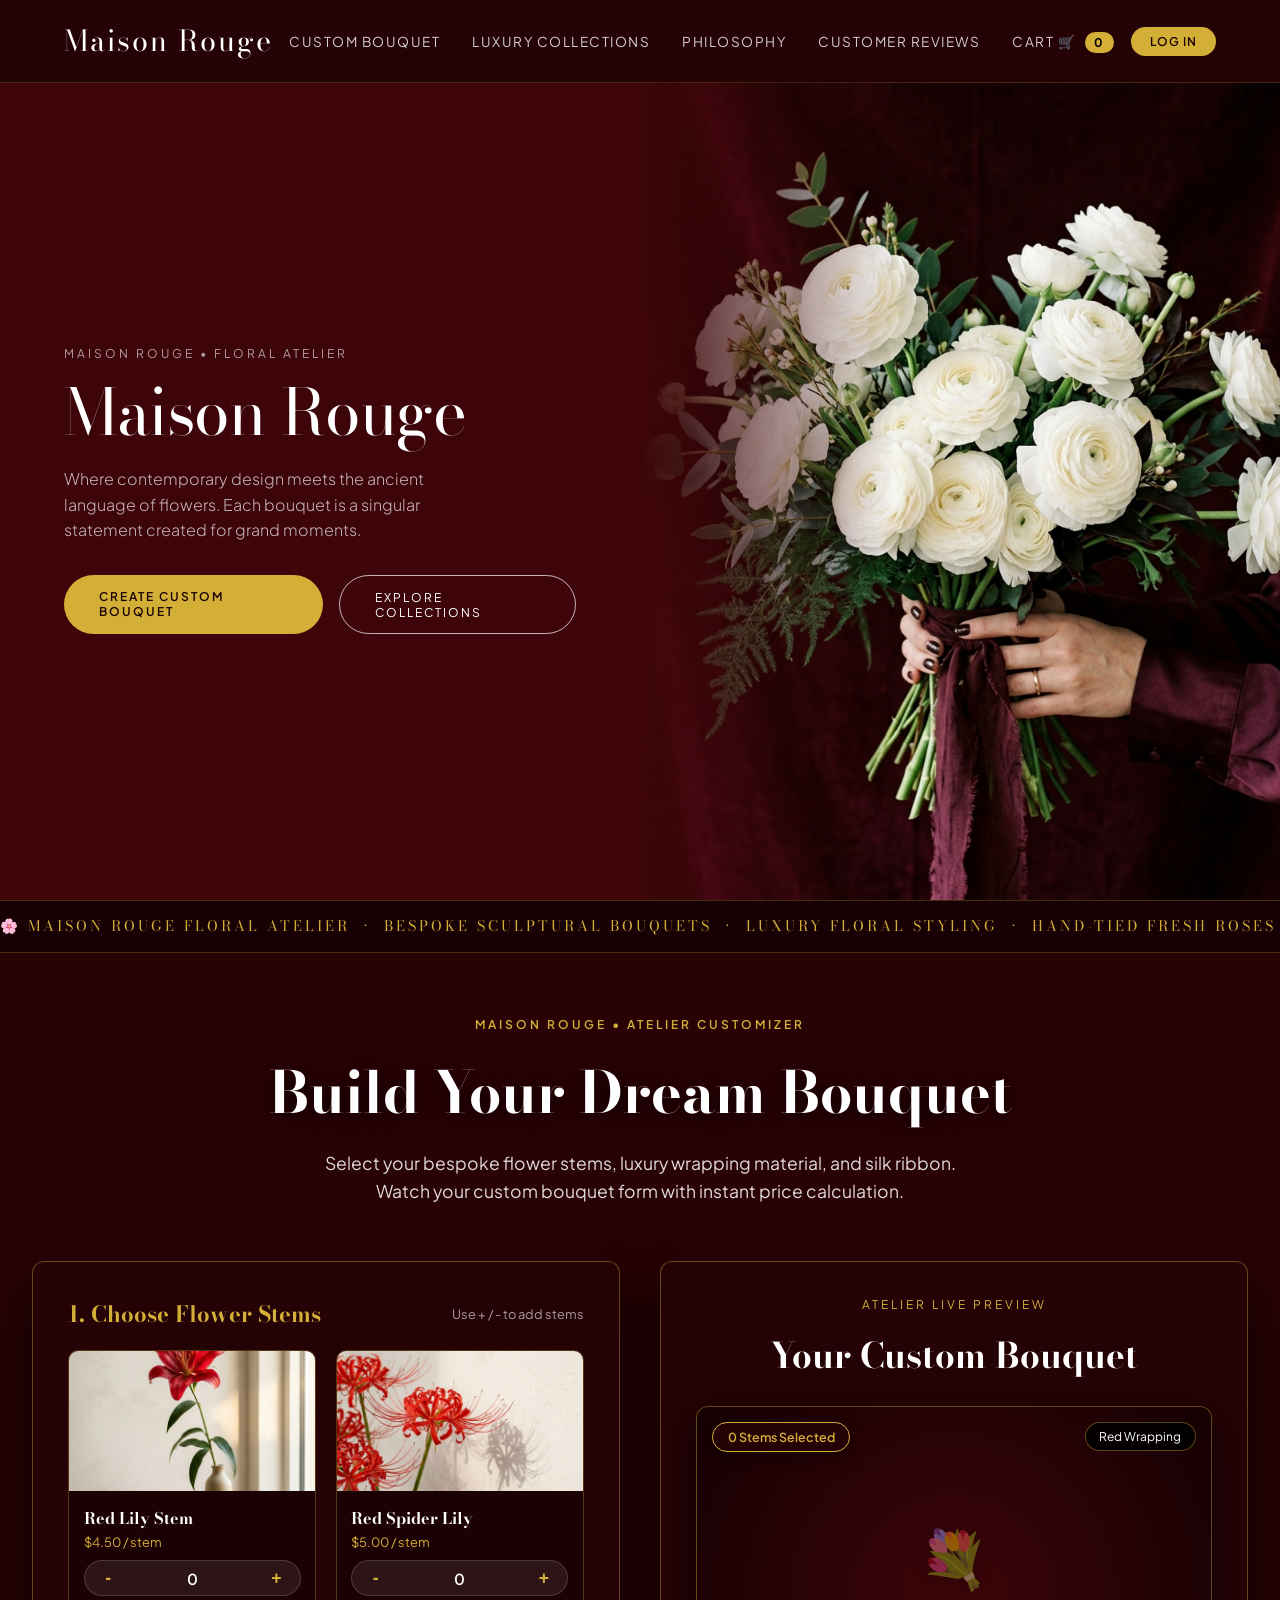
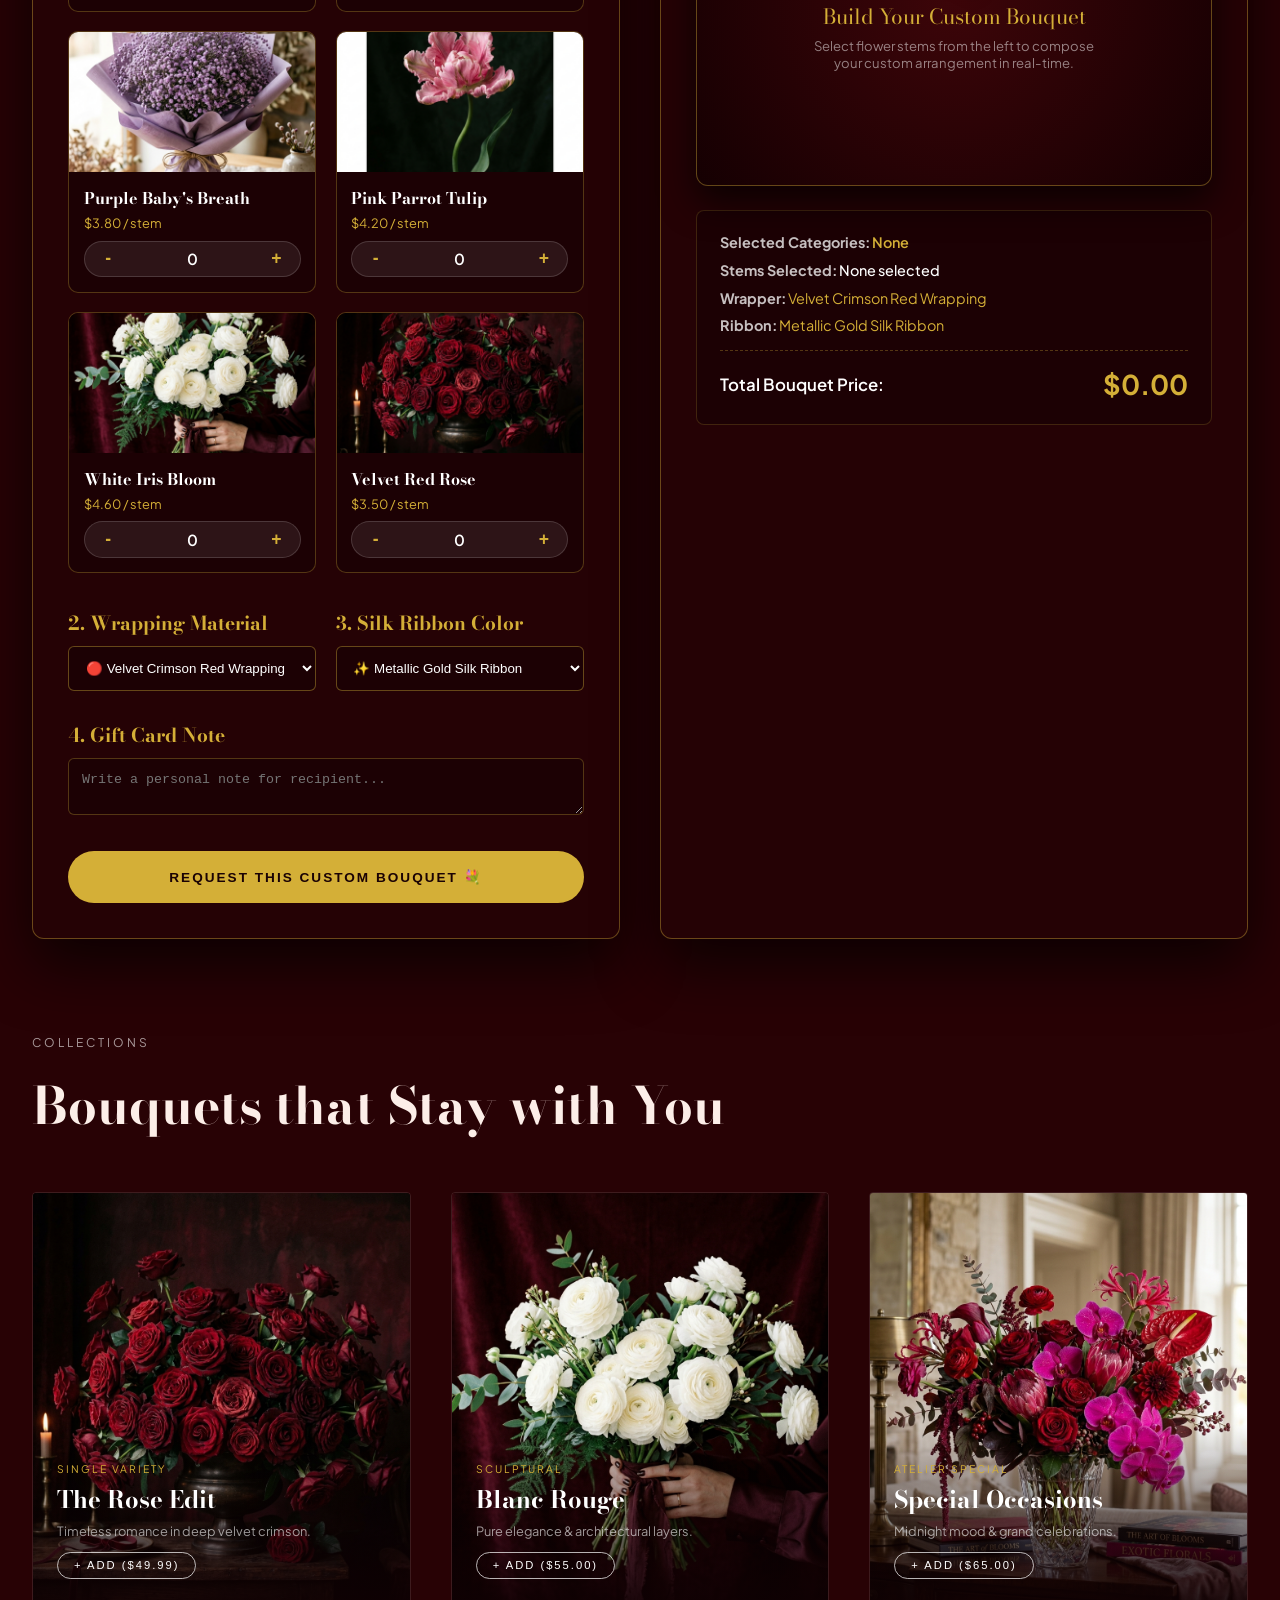
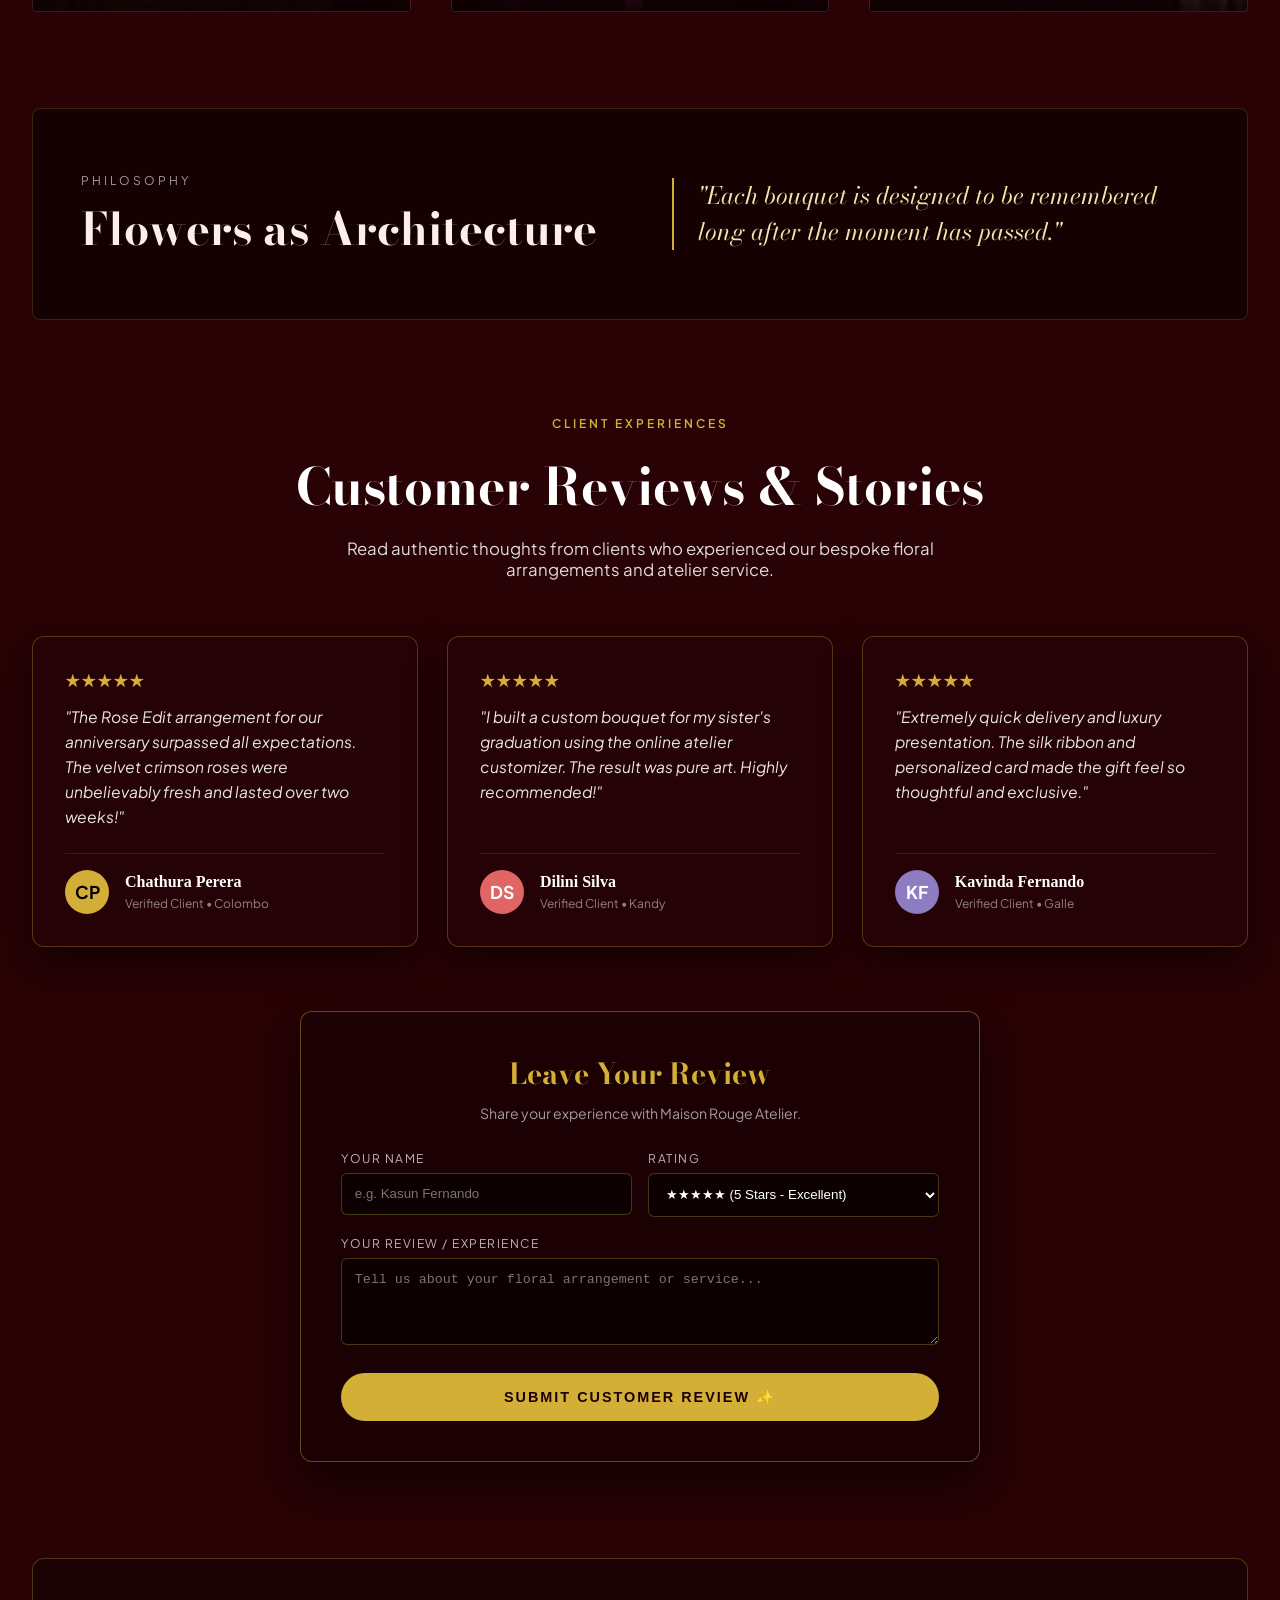
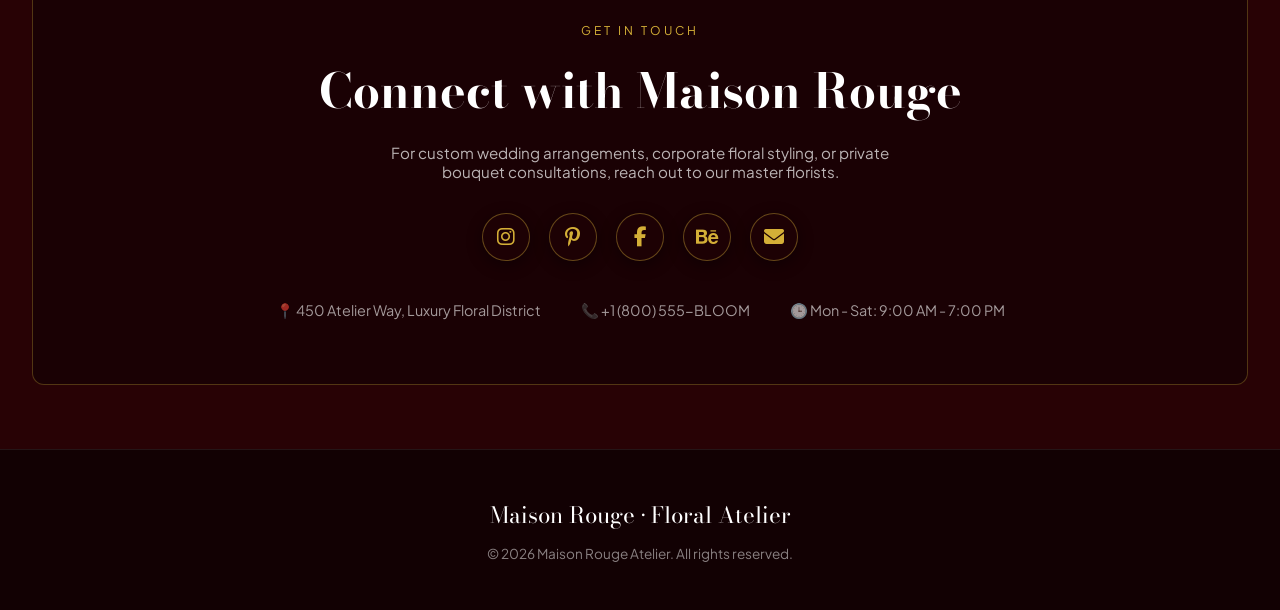
<file: index.html>
<!DOCTYPE html>
<html lang="en">

<head>
  <meta charset="UTF-8">
  <meta name="viewport" content="width=device-width, initial-scale=1.0">
  <title>Maison Rouge | Custom Flower Bouquets & Catalog</title>
  <meta name="description" content="Maison Rouge Atelier - Curated rose bouquets, hand-built custom arrangements.">
  <link rel="stylesheet" href="css/style.css">
  <!-- Font Awesome CDN for High Quality Social Media Logos -->
  <link rel="stylesheet" href="https://cdnjs.cloudflare.com/ajax/libs/font-awesome/6.5.1/css/all.min.css">
</head>

<body class="maison-catalog">

  <!-- Maison Rouge Fixed Header Nav -->
  <nav class="maison-nav">
    <a href="index.html" class="maison-logo">Maison Rouge</a>
    <ul class="maison-nav-links">
      <li><a href="#custom-builder">Custom Bouquet</a></li>
      <li><a href="#collections"> Luxury Collections</a></li>
      <li><a href="#philosophy">Philosophy</a></li>
      <li><a href="#reviews">Customer Reviews</a></li>
      <li><a href="cart.html">Cart 🛒 <span class="cart-badge"
            style="background: var(--gold-accent); color: #000;">0</span></a></li>
    </ul>
    <div id="user-nav-slot">
      <!-- Injected by auth.js -->
    </div>
  </nav>

  <!-- Hero Header Banner -->
  <header class="maison-hero">
    <div class="maison-hero-left">
      <span class="sub-tag">Maison Rouge • Floral Atelier</span>
      <h1 class="maison-title">Maison Rouge</h1>
      <p class="maison-desc">
        Where contemporary design meets the ancient language of flowers. Each bouquet is a singular statement created
        for grand moments.
      </p>
      <div style="display: flex; gap: 1rem;">
        <a href="#custom-builder" class="maison-btn maison-btn-gold">Create Custom Bouquet</a>
        <a href="#collections" class="maison-btn">Explore Collections</a>
      </div>
    </div>
    <div class="maison-hero-right"></div>
  </header>

  <!-- Behance Inspired Editorial Ticker Marquee -->
  <div class="maison-ticker">
    <div class="ticker-track">
      🌸 MAISON ROUGE FLORAL ATELIER &nbsp;•&nbsp; BESPOKE SCULPTURAL BOUQUETS &nbsp;•&nbsp; LUXURY FLORAL STYLING
      &nbsp;•&nbsp; HAND-TIED FRESH ROSES &nbsp;•&nbsp; MAISON ROUGE FLORAL ATELIER &nbsp;•&nbsp; BESPOKE SCULPTURAL
      BOUQUETS &nbsp;•&nbsp; LUXURY FLORAL STYLING &nbsp;•&nbsp; HAND-TIED FRESH ROSES &nbsp;•&nbsp;
    </div>
  </div>

  <main style="background: var(--bg-deeper-burgundy); max-width: 100%; margin: 0 auto; padding: 4rem 2rem;">
    <div style="max-width: 1240px; margin: 0 auto;">

      <!-- Behance Inspired Bespoke Custom Bouquet Builder Section -->
      <section id="custom-builder" style="margin-bottom: 6rem; scroll-margin-top: 120px;">
        <div style="text-align: center; margin-bottom: 3.5rem;">
          <span class="sub-tag" style="color: var(--gold-accent); letter-spacing: 3px; font-weight: 600;">Maison Rouge •
            Atelier Customizer</span>
          <h2 class="editorial-heading"
            style="font-size: 3.6rem; color: #ffffff !important; margin-bottom: 0.8rem; text-shadow: 0 4px 20px rgba(0,0,0,0.8);">
            Build Your Dream Bouquet</h2>
          <p
            style="color: rgba(255, 255, 255, 0.85) !important; max-width: 650px; margin: 0 auto; font-size: 1.1rem; line-height: 1.6;">
            Select your bespoke flower stems, luxury wrapping material, and silk ribbon. Watch your custom bouquet form
            with instant price calculation.
          </p>
        </div>

        <!-- Balanced 2-Column Grid: Left Selection Cards & Right Atelier Live Preview -->
        <div style="display: grid; grid-template-columns: 1fr 1fr; gap: 2.5rem; align-items: start;">

          <!-- Left Selection Form Card -->
          <div class="maison-customizer-box"
            style="background: #250205; border: 1px solid rgba(212, 175, 55, 0.4); padding: 2.2rem; border-radius: 12px; box-shadow: 0 25px 60px rgba(0,0,0,0.7);">
            <form id="custom-bouquet-form">

              <!-- 1. Stem Selector Grid -->
              <div style="margin-bottom: 2.2rem;">
                <div style="display: flex; justify-content: space-between; align-items: center; margin-bottom: 1.2rem;">
                  <h3 class="editorial-heading" style="font-size: 1.4rem; color: var(--gold-accent);">1. Choose Flower
                    Stems</h3>
                  <span style="font-size: 0.8rem; color: rgba(255,255,255,0.6);">Use + / - to add stems</span>
                </div>

                <div class="stem-grid" style="display: grid; grid-template-columns: repeat(2, 1fr); gap: 1.2rem;">

                  <!-- Red Lily Stem -->
                  <div class="stem-card" data-stem="Red Lily" data-price="4.50"
                    data-img="assets/images/red_lily_stem.jpg"
                    style="background: #1c0104; border: 1px solid rgba(212, 175, 55, 0.3); border-radius: 10px; overflow: hidden;">
                    <div class="stem-img-wrapper" style="height: 140px;">
                      <img src="assets/images/red_lily_stem.jpg" alt="Red Lily Stem"
                        style="width: 100%; height: 100%; object-fit: cover;">
                    </div>
                    <div class="stem-card-body" style="padding: 0.9rem;">
                      <h4 class="stem-title" style="font-size: 1rem; color: #fff;">Red Lily Stem</h4>
                      <span class="stem-price"
                        style="font-size: 0.8rem; color: var(--gold-accent); margin-bottom: 0.6rem; display: block;">$4.50
                        / stem</span>
                      <div class="stem-qty-picker">
                        <button type="button" class="stem-qty-btn dec-stem">-</button>
                        <span class="stem-qty-num stem-qty-val">0</span>
                        <button type="button" class="stem-qty-btn inc-stem">+</button>
                      </div>
                    </div>
                  </div>

                  <!-- Red Spider Lily -->
                  <div class="stem-card" data-stem="Red Spider Lily" data-price="5.00"
                    data-img="assets/images/red_spider_lily.jpg"
                    style="background: #1c0104; border: 1px solid rgba(212, 175, 55, 0.3); border-radius: 10px; overflow: hidden;">
                    <div class="stem-img-wrapper" style="height: 140px;">
                      <img src="assets/images/red_spider_lily.jpg" alt="Red Spider Lily"
                        style="width: 100%; height: 100%; object-fit: cover;">
                    </div>
                    <div class="stem-card-body" style="padding: 0.9rem;">
                      <h4 class="stem-title" style="font-size: 1rem; color: #fff;">Red Spider Lily</h4>
                      <span class="stem-price"
                        style="font-size: 0.8rem; color: var(--gold-accent); margin-bottom: 0.6rem; display: block;">$5.00
                        / stem</span>
                      <div class="stem-qty-picker">
                        <button type="button" class="stem-qty-btn dec-stem">-</button>
                        <span class="stem-qty-num stem-qty-val">0</span>
                        <button type="button" class="stem-qty-btn inc-stem">+</button>
                      </div>
                    </div>
                  </div>

                  <!-- Purple Baby's Breath -->
                  <div class="stem-card" data-stem="Purple Baby Breath" data-price="3.80"
                    data-img="assets/images/purple_baby_breath.jpg"
                    style="background: #1c0104; border: 1px solid rgba(212, 175, 55, 0.3); border-radius: 10px; overflow: hidden;">
                    <div class="stem-img-wrapper" style="height: 140px;">
                      <img src="assets/images/purple_baby_breath.jpg" alt="Purple Baby Breath"
                        style="width: 100%; height: 100%; object-fit: cover;">
                    </div>
                    <div class="stem-card-body" style="padding: 0.9rem;">
                      <h4 class="stem-title" style="font-size: 1rem; color: #fff;">Purple Baby's Breath</h4>
                      <span class="stem-price"
                        style="font-size: 0.8rem; color: var(--gold-accent); margin-bottom: 0.6rem; display: block;">$3.80
                        / stem</span>
                      <div class="stem-qty-picker">
                        <button type="button" class="stem-qty-btn dec-stem">-</button>
                        <span class="stem-qty-num stem-qty-val">0</span>
                        <button type="button" class="stem-qty-btn inc-stem">+</button>
                      </div>
                    </div>
                  </div>

                  <!-- Pink Parrot Tulip -->
                  <div class="stem-card" data-stem="Pink Parrot Tulip" data-price="4.20"
                    data-img="assets/images/pink_tulip_stem.jpg"
                    style="background: #1c0104; border: 1px solid rgba(212, 175, 55, 0.3); border-radius: 10px; overflow: hidden;">
                    <div class="stem-img-wrapper" style="height: 140px;">
                      <img src="assets/images/pink_tulip_stem.jpg" alt="Pink Parrot Tulip"
                        style="width: 100%; height: 100%; object-fit: cover;">
                    </div>
                    <div class="stem-card-body" style="padding: 0.9rem;">
                      <h4 class="stem-title" style="font-size: 1rem; color: #fff;">Pink Parrot Tulip</h4>
                      <span class="stem-price"
                        style="font-size: 0.8rem; color: var(--gold-accent); margin-bottom: 0.6rem; display: block;">$4.20
                        / stem</span>
                      <div class="stem-qty-picker">
                        <button type="button" class="stem-qty-btn dec-stem">-</button>
                        <span class="stem-qty-num stem-qty-val">0</span>
                        <button type="button" class="stem-qty-btn inc-stem">+</button>
                      </div>
                    </div>
                  </div>

                  <!-- White Iris Bloom -->
                  <div class="stem-card" data-stem="White Iris Bloom" data-price="4.60"
                    data-img="assets/images/white_iris_stem.jpg"
                    style="background: #1c0104; border: 1px solid rgba(212, 175, 55, 0.3); border-radius: 10px; overflow: hidden;">
                    <div class="stem-img-wrapper" style="height: 140px;">
                      <img src="assets/images/white_iris_stem.jpg" alt="White Iris Bloom"
                        style="width: 100%; height: 100%; object-fit: cover;">
                    </div>
                    <div class="stem-card-body" style="padding: 0.9rem;">
                      <h4 class="stem-title" style="font-size: 1rem; color: #fff;">White Iris Bloom</h4>
                      <span class="stem-price"
                        style="font-size: 0.8rem; color: var(--gold-accent); margin-bottom: 0.6rem; display: block;">$4.60
                        / stem</span>
                      <div class="stem-qty-picker">
                        <button type="button" class="stem-qty-btn dec-stem">-</button>
                        <span class="stem-qty-num stem-qty-val">0</span>
                        <button type="button" class="stem-qty-btn inc-stem">+</button>
                      </div>
                    </div>
                  </div>

                  <!-- Velvet Red Rose -->
                  <div class="stem-card" data-stem="Velvet Red Rose" data-price="3.50"
                    data-img="assets/images/dark_red_roses.jpg"
                    style="background: #1c0104; border: 1px solid rgba(212, 175, 55, 0.3); border-radius: 10px; overflow: hidden;">
                    <div class="stem-img-wrapper" style="height: 140px;">
                      <img src="assets/images/dark_red_roses.jpg" alt="Velvet Red Rose"
                        style="width: 100%; height: 100%; object-fit: cover;">
                    </div>
                    <div class="stem-card-body" style="padding: 0.9rem;">
                      <h4 class="stem-title" style="font-size: 1rem; color: #fff;">Velvet Red Rose</h4>
                      <span class="stem-price"
                        style="font-size: 0.8rem; color: var(--gold-accent); margin-bottom: 0.6rem; display: block;">$3.50
                        / stem</span>
                      <div class="stem-qty-picker">
                        <button type="button" class="stem-qty-btn dec-stem">-</button>
                        <span class="stem-qty-num stem-qty-val">0</span>
                        <button type="button" class="stem-qty-btn inc-stem">+</button>
                      </div>
                    </div>
                  </div>

                </div>
              </div>

              <!-- 2. Wrapping Material & Ribbon Selection -->
              <div style="display: grid; grid-template-columns: 1fr 1fr; gap: 1.2rem; margin-bottom: 1.8rem;">
                <div>
                  <h3 class="editorial-heading"
                    style="font-size: 1.2rem; color: var(--gold-accent); margin-bottom: 0.5rem;">2. Wrapping Material
                  </h3>
                  <select id="maison-wrapper-select" class="maison-input"
                    style="background: #1c0104; color: #fff; border: 1px solid rgba(212,175,55,0.4); padding: 0.8rem; border-radius: 6px; width: 100%;">
                    <option value="🔴 Velvet Crimson Red Wrapping">🔴 Velvet Crimson Red Wrapping</option>
                    <option value="🖤 Matte Midnight Black Wrapping">🖤 Matte Midnight Black Wrapping</option>
                    <option value="⚪ Pristine Pearl White Wrapping">⚪ Pristine Pearl White Wrapping</option>
                    <option value="🤎 Vintage Eco Kraft Brown Wrapping">🤎 Vintage Eco Kraft Brown Wrapping</option>
                    <option value="💜 Luxury Royal Purple Wrapping">💜 Luxury Royal Purple Wrapping</option>
                  </select>
                </div>
                <div>
                  <h3 class="editorial-heading"
                    style="font-size: 1.2rem; color: var(--gold-accent); margin-bottom: 0.5rem;">3. Silk Ribbon Color
                  </h3>
                  <select id="maison-ribbon-select" class="maison-input"
                    style="background: #1c0104; color: #fff; border: 1px solid rgba(212,175,55,0.4); padding: 0.8rem; border-radius: 6px; width: 100%;">
                    <option value="✨ Metallic Gold Silk Ribbon">✨ Metallic Gold Silk Ribbon</option>
                    <option value="🔴 Deep Crimson Red Velvet Ribbon">🔴 Deep Crimson Red Velvet Ribbon</option>
                    <option value="🌸 Soft Blush Pink Satin Ribbon">🌸 Soft Blush Pink Satin Ribbon</option>
                    <option value="⚪ Ivory Cream Satin Ribbon">⚪ Ivory Cream Satin Ribbon</option>
                    <option value="💜 Royal Orchid Purple Ribbon">💜 Royal Orchid Purple Ribbon</option>
                  </select>
                </div>
              </div>

              <!-- 4. Gift Card Note -->
              <div style="margin-bottom: 2rem;">
                <h3 class="editorial-heading"
                  style="font-size: 1.2rem; color: var(--gold-accent); margin-bottom: 0.5rem;">4. Gift Card Note</h3>
                <textarea id="maison-card-note" class="maison-input" rows="2"
                  placeholder="Write a personal note for recipient..."
                  style="background: #1c0104; color: #fff; border: 1px solid rgba(212,175,55,0.3); border-radius: 6px; padding: 0.8rem; width: 100%;"></textarea>
              </div>

              <button type="submit" class="maison-btn maison-btn-gold"
                style="width: 100%; padding: 1.1rem; font-size: 0.85rem; letter-spacing: 2px;">
                REQUEST THIS CUSTOM BOUQUET 💐
              </button>

            </form>
          </div>

          <!-- Right Live Visual Bouquet Preview Panel (Symmetrical Frame) -->
          <div class="bouquet-live-preview"
            style="background: #250205; border: 1px solid rgba(212, 175, 55, 0.4); padding: 2.2rem; border-radius: 12px; box-shadow: 0 25px 60px rgba(0,0,0,0.7); height: 100%;">
            <span class="sub-tag" style="color: var(--gold-accent);">Atelier Live Preview</span>
            <h3 class="editorial-heading" style="font-size: 2.2rem; color: #fff; margin-bottom: 0.4rem;">Your Custom
              Bouquet</h3>

            <!-- Visual Bouquet Composition Box -->
            <div id="visual-bouquet-box" class="visual-bouquet-holder" style="height: 380px; border-radius: 12px; overflow: hidden; border: 1px solid rgba(212, 175, 55, 0.4); margin: 1.5rem 0; position: relative; background: radial-gradient(circle, #3d0509 0%, #150002 100%); box-shadow: 0 15px 35px rgba(0,0,0,0.7);">
              
              <!-- Empty State Placeholder Image/Message -->
              <div id="empty-bouquet-msg" style="position: absolute; inset: 0; display: flex; flex-direction: column; align-items: center; justify-content: center; color: rgba(255,255,255,0.6); text-align: center; padding: 2rem;">
                <span style="font-size: 3.5rem; margin-bottom: 0.5rem; opacity: 0.8; filter: drop-shadow(0 4px 10px rgba(0,0,0,0.5));">💐</span>
                <p style="font-family: 'Bodoni Moda', serif; font-size: 1.3rem; color: var(--gold-accent); margin-bottom: 0.3rem;">Build Your Custom Bouquet</p>
                <p style="font-size: 0.82rem; color: rgba(255,255,255,0.5); max-width: 280px;">Select flower stems from the left to compose your custom arrangement in real-time.</p>
              </div>

              <!-- Dynamic Created Bouquet Stage Canvas -->
              <div id="custom-bouquet-stage" style="display: none; position: absolute; inset: 0; pointer-events: none;">
                
                <!-- Foliage & Selected Flower Stems Layer -->
                <div id="stage-stems" style="position: absolute; inset: 0; z-index: 2;"></div>

                <!-- Wrapping Material & Ribbon Layer -->
                <div id="stage-wrapper-layer" style="position: absolute; bottom: 0; width: 100%; height: 210px; z-index: 3; display: flex; flex-direction: column; align-items: center; justify-content: flex-end;">
                  <!-- SVG Luxury Wrap Cone -->
                  <svg viewBox="0 0 240 180" style="width: 250px; height: 180px; filter: drop-shadow(0 15px 30px rgba(0,0,0,0.9));">
                    <path id="svg-wrap-path" d="M 20,10 C 60,60 90,160 120,170 C 150,160 180,60 220,10 L 190,20 C 150,70 130,140 120,150 C 110,140 90,70 50,20 Z" fill="#8b0000" stroke="#d4af37" stroke-width="1.5"/>
                    <path d="M 50,20 C 90,70 110,140 120,150 C 130,140 150,70 190,20 L 175,25 C 140,75 125,135 120,142 C 115,135 100,75 65,25 Z" fill="rgba(0,0,0,0.4)"/>
                  </svg>
                  <!-- Ribbon Knot -->
                  <div id="stage-ribbon" style="position: absolute; bottom: 35px; font-size: 2.3rem; filter: drop-shadow(0 4px 10px rgba(0,0,0,0.8));">🎀</div>
                </div>

              </div>

              <!-- Top Left: Total Stem Count Badge -->
              <div id="bouquet-count-badge" style="position: absolute; top: 15px; left: 15px; background: rgba(37, 2, 5, 0.9); color: var(--gold-accent); border: 1px solid var(--gold-accent); padding: 0.38rem 0.9rem; border-radius: 30px; font-size: 0.78rem; font-weight: 600; z-index: 10; backdrop-filter: blur(8px); box-shadow: 0 4px 15px rgba(0,0,0,0.5);">
                0 Stems Selected
              </div>

              <!-- Top Right: Wrapper Selection Badge -->
              <div id="bouquet-wrapper-badge" style="position: absolute; top: 15px; right: 15px; background: rgba(0, 0, 0, 0.85); color: #fff; border: 1px solid rgba(212,175,55,0.4); padding: 0.38rem 0.85rem; border-radius: 30px; font-size: 0.75rem; z-index: 10; backdrop-filter: blur(8px);">
                Red Wrapping
              </div>

            </div>

            <!-- Dynamic Breakdown Panel -->
            <div
              style="text-align: left; background: #1c0104; padding: 1.4rem; border-radius: 8px; font-size: 0.9rem; border: 1px solid rgba(212,175,55,0.2);">
              <div style="margin-bottom: 0.6rem; color: rgba(255,255,255,0.75);">
                <strong>Selected Categories:</strong>
                <span id="preview-categories-list" style="color: var(--gold-accent); font-weight: 600;">None</span>
              </div>
              <div style="margin-bottom: 0.6rem; color: rgba(255,255,255,0.75);">
                <strong>Stems Selected:</strong>
                <span id="preview-stems-list" style="color: #fff; font-weight: 500;">None selected</span>
              </div>
              <div style="margin-bottom: 0.6rem; color: rgba(255,255,255,0.75);">
                <strong>Wrapper:</strong>
                <span id="preview-wrapper-name" style="color: var(--gold-accent);">Velvet Crimson Red Wrapping</span>
              </div>
              <div style="margin-bottom: 1rem; color: rgba(255,255,255,0.75);">
                <strong>Ribbon:</strong>
                <span id="preview-ribbon-name" style="color: var(--gold-accent);">Metallic Gold Silk Ribbon</span>
              </div>

              <div
                style="border-top: 1px dashed rgba(212,175,55,0.3); padding-top: 1rem; display: flex; justify-content: space-between; align-items: center;">
                <span style="font-size: 1.05rem; color: #fff; font-weight: 600;">Total Bouquet Price:</span>
                <span id="preview-total-price"
                  style="font-size: 1.7rem; font-weight: bold; color: var(--gold-accent);">$0.00</span>
              </div>
            </div>

          </div>

        </div>
      </section>

      <!-- Final Custom Bouquet Modal Presentation -->
      <div id="final-bouquet-modal" class="modal-backdrop" style="display: none;">
        <div class="modal-content" style="background: #250205; border: 2px solid var(--gold-accent); border-radius: 16px; color: #fff; max-width: 580px; text-align: center; box-shadow: 0 25px 70px rgba(0,0,0,0.9); padding: 2.5rem; position: relative;">
          
          <button id="close-final-modal" style="position: absolute; top: 15px; right: 20px; background: none; border: none; color: var(--gold-accent); font-size: 1.8rem; cursor: pointer;">&times;</button>

          <span class="sub-tag" style="color: var(--gold-accent); letter-spacing: 3px;">Maison Rouge Masterpiece</span>
          <h2 class="editorial-heading" style="font-size: 2.5rem; color: #fff; margin-bottom: 0.5rem;">Your Final Bespoke Bouquet 💐</h2>
          <p style="color: rgba(255,255,255,0.8); font-size: 0.9rem; margin-bottom: 1.5rem;">
            Here is your custom crafted arrangement created from your selected flower categories, luxury wrapping, ribbon, and card note.
          </p>

          <!-- Modal Clustered Bouquet Preview Box -->
          <div id="modal-bouquet-canvas" class="visual-bouquet-holder bouquet-bounce-active" style="height: 300px; border-radius: 12px; margin-bottom: 1.5rem; position: relative;">
            <!-- Modal Stage Clone injected dynamically -->
          </div>

          <!-- Final Details Breakdown -->
          <div style="background: #1c0104; border: 1px solid rgba(212,175,55,0.3); border-radius: 10px; padding: 1.2rem; text-align: left; font-size: 0.88rem; margin-bottom: 1.8rem;">
            <div style="margin-bottom: 0.5rem; color: rgba(255,255,255,0.8);">
              <strong>Flower Categories:</strong> <span id="modal-categories" style="color: var(--gold-accent); font-weight: 600;"></span>
            </div>
            <div style="margin-bottom: 0.5rem; color: rgba(255,255,255,0.8);">
              <strong>Selected Stems:</strong> <span id="modal-stems-summary" style="color: #fff;"></span>
            </div>
            <div style="margin-bottom: 0.5rem; color: rgba(255,255,255,0.8);">
              <strong>Luxury Wrapping:</strong> <span id="modal-wrapper-summary" style="color: var(--gold-accent);"></span>
            </div>
            <div style="margin-bottom: 0.5rem; color: rgba(255,255,255,0.8);">
              <strong>Silk Ribbon:</strong> <span id="modal-ribbon-summary" style="color: var(--gold-accent);"></span>
            </div>
            <div id="modal-note-row" style="margin-bottom: 0.5rem; color: rgba(255,255,255,0.8); display: none;">
              <strong>Gift Card Note:</strong> <span id="modal-note-summary" style="color: #fff; font-style: italic;"></span>
            </div>
            <div style="border-top: 1px dashed rgba(212,175,55,0.3); margin-top: 0.8rem; padding-top: 0.8rem; display: flex; justify-content: space-between; align-items: center;">
              <span style="font-size: 1.1rem; color: #fff; font-weight: 600;">Total Investment:</span>
              <span id="modal-total-price" style="font-size: 1.8rem; color: var(--gold-accent); font-weight: bold;"></span>
            </div>
          </div>

          <div style="display: flex; gap: 1rem;">
            <button id="modal-add-cart-btn" class="maison-btn maison-btn-gold" style="flex: 1; padding: 1rem; font-size: 0.85rem; letter-spacing: 2px;">
              CONFIRM & ADD TO CART 🛒
            </button>
            <a href="cart.html" class="maison-btn" style="padding: 1rem 1.5rem; font-size: 0.85rem; border-color: var(--gold-accent); color: var(--gold-accent);">
              VIEW CART
            </a>
          </div>

        </div>
      </div>

      <!-- Curated Collections Section -->
      <section id="collections" style="margin-bottom: 6rem; scroll-margin-top: 120px;">
        <span class="sub-tag">Collections</span>
        <h2 class="editorial-heading" style="font-size: 3.2rem; margin-bottom: 2.5rem;">
          Bouquets that Stay with You
        </h2>

        <div class="collections-grid">
          <div class="collection-card">
            <img src="assets/images/dark_red_roses.jpg" alt="The Rose Edit">
            <div class="collection-overlay">
              <span
                style="font-size: 0.65rem; text-transform: uppercase; letter-spacing: 2px; color: var(--gold-accent);">Single
                Variety</span>
              <h3 class="editorial-heading" style="font-size: 1.5rem; color: #fff; margin: 0.3rem 0;">The Rose Edit</h3>
              <p style="font-size: 0.8rem; color: rgba(255,255,255,0.6); margin-bottom: 0.8rem;">Timeless romance in
                deep velvet crimson.</p>
              <button class="maison-btn add-item-btn" data-id="1" data-name="The Rose Edit" data-price="49.99"
                style="padding: 0.4rem 1rem; font-size: 0.7rem;">+ Add ($49.99)</button>
            </div>
          </div>

          <div class="collection-card">
            <img src="assets/images/white_ranunculus.jpg" alt="Blanc Rouge">
            <div class="collection-overlay">
              <span
                style="font-size: 0.65rem; text-transform: uppercase; letter-spacing: 2px; color: var(--gold-accent);">Sculptural</span>
              <h3 class="editorial-heading" style="font-size: 1.5rem; color: #fff; margin: 0.3rem 0;">Blanc Rouge</h3>
              <p style="font-size: 0.8rem; color: rgba(255,255,255,0.6); margin-bottom: 0.8rem;">Pure elegance &
                architectural layers.</p>
              <button class="maison-btn add-item-btn" data-id="2" data-name="Blanc Rouge" data-price="55.00"
                style="padding: 0.4rem 1rem; font-size: 0.7rem;">+ Add ($55.00)</button>
            </div>
          </div>

          <div class="collection-card">
            <img src="assets/images/signature_bouquet.jpg" alt="Special Occasions">
            <div class="collection-overlay">
              <span
                style="font-size: 0.65rem; text-transform: uppercase; letter-spacing: 2px; color: var(--gold-accent);">Atelier
                Special</span>
              <h3 class="editorial-heading" style="font-size: 1.5rem; color: #fff; margin: 0.3rem 0;">Special Occasions
              </h3>
              <p style="font-size: 0.8rem; color: rgba(255,255,255,0.6); margin-bottom: 0.8rem;">Midnight mood & grand
                celebrations.</p>
              <button class="maison-btn add-item-btn" data-id="3" data-name="Special Occasions" data-price="65.00"
                style="padding: 0.4rem 1rem; font-size: 0.7rem;">+ Add ($65.00)</button>
            </div>
          </div>
        </div>
      </section>

      <!-- Philosophy Section -->
      <section id="philosophy" class="philosophy-grid"
        style="background: rgba(18, 1, 3, 0.85); padding: 4rem 3rem; border-radius: 8px; border: 1px solid rgba(212,175,55,0.2); margin-bottom: 6rem;">
        <div>
          <span class="sub-tag">Philosophy</span>
          <h2 class="editorial-heading" style="font-size: 2.8rem; line-height: 1.15;">Flowers as Architecture</h2>
        </div>
        <div>
          <blockquote class="philosophy-quote">
            "Each bouquet is designed to be remembered long after the moment has passed."
          </blockquote>
        </div>
      </section>

      <!-- Customer Reviews & Client Feedback Section -->
      <section id="reviews" style="margin-bottom: 6rem; scroll-margin-top: 120px;">
        <div style="text-align: center; margin-bottom: 3.5rem;">
          <span class="sub-tag" style="color: var(--gold-accent); letter-spacing: 3px; font-weight: 600;">Client Experiences</span>
          <h2 class="editorial-heading" style="font-size: 3.2rem; color: #ffffff !important; margin-bottom: 0.8rem;">Customer Reviews & Stories</h2>
          <p style="color: rgba(255, 255, 255, 0.85); max-width: 600px; margin: 0 auto; font-size: 1.05rem;">
            Read authentic thoughts from clients who experienced our bespoke floral arrangements and atelier service.
          </p>
        </div>

        <!-- Grid of Customer Review Cards -->
        <div id="reviews-container" style="display: grid; grid-template-columns: repeat(auto-fit, minmax(320px, 1fr)); gap: 1.8rem; margin-bottom: 4rem;">
          
          <!-- Review Card 1 -->
          <div class="review-card" style="background: #250205; border: 1px solid rgba(212, 175, 55, 0.3); border-radius: 12px; padding: 2rem; box-shadow: 0 15px 35px rgba(0,0,0,0.5); display: flex; flex-direction: column; justify-content: space-between;">
            <div>
              <div style="color: var(--gold-accent); font-size: 1.1rem; margin-bottom: 0.8rem;">★★★★★</div>
              <p style="color: rgba(255,255,255,0.9); font-style: italic; font-size: 0.98rem; line-height: 1.6; margin-bottom: 1.5rem;">
                "The Rose Edit arrangement for our anniversary surpassed all expectations. The velvet crimson roses were unbelievably fresh and lasted over two weeks!"
              </p>
            </div>
            <div style="display: flex; align-items: center; gap: 1rem; border-top: 1px solid rgba(255,255,255,0.1); padding-top: 1rem;">
              <div style="width: 44px; height: 44px; border-radius: 50%; background: var(--gold-accent); color: #000; font-weight: bold; display: flex; align-items: center; justify-content: center; font-size: 1.1rem;">
                CP
              </div>
              <div>
                <h4 style="color: #fff; font-size: 1rem; margin: 0; font-family: 'Playfair Display', serif;">Chathura Perera</h4>
                <span style="font-size: 0.75rem; color: rgba(255,255,255,0.5);">Verified Client • Colombo</span>
              </div>
            </div>
          </div>

          <!-- Review Card 2 -->
          <div class="review-card" style="background: #250205; border: 1px solid rgba(212, 175, 55, 0.3); border-radius: 12px; padding: 2rem; box-shadow: 0 15px 35px rgba(0,0,0,0.5); display: flex; flex-direction: column; justify-content: space-between;">
            <div>
              <div style="color: var(--gold-accent); font-size: 1.1rem; margin-bottom: 0.8rem;">★★★★★</div>
              <p style="color: rgba(255,255,255,0.9); font-style: italic; font-size: 0.98rem; line-height: 1.6; margin-bottom: 1.5rem;">
                "I built a custom bouquet for my sister's graduation using the online atelier customizer. The result was pure art. Highly recommended!"
              </p>
            </div>
            <div style="display: flex; align-items: center; gap: 1rem; border-top: 1px solid rgba(255,255,255,0.1); padding-top: 1rem;">
              <div style="width: 44px; height: 44px; border-radius: 50%; background: #e06666; color: #fff; font-weight: bold; display: flex; align-items: center; justify-content: center; font-size: 1.1rem;">
                DS
              </div>
              <div>
                <h4 style="color: #fff; font-size: 1rem; margin: 0; font-family: 'Playfair Display', serif;">Dilini Silva</h4>
                <span style="font-size: 0.75rem; color: rgba(255,255,255,0.5);">Verified Client • Kandy</span>
              </div>
            </div>
          </div>

          <!-- Review Card 3 -->
          <div class="review-card" style="background: #250205; border: 1px solid rgba(212, 175, 55, 0.3); border-radius: 12px; padding: 2rem; box-shadow: 0 15px 35px rgba(0,0,0,0.5); display: flex; flex-direction: column; justify-content: space-between;">
            <div>
              <div style="color: var(--gold-accent); font-size: 1.1rem; margin-bottom: 0.8rem;">★★★★★</div>
              <p style="color: rgba(255,255,255,0.9); font-style: italic; font-size: 0.98rem; line-height: 1.6; margin-bottom: 1.5rem;">
                "Extremely quick delivery and luxury presentation. The silk ribbon and personalized card made the gift feel so thoughtful and exclusive."
              </p>
            </div>
            <div style="display: flex; align-items: center; gap: 1rem; border-top: 1px solid rgba(255,255,255,0.1); padding-top: 1rem;">
              <div style="width: 44px; height: 44px; border-radius: 50%; background: #8e7cc3; color: #fff; font-weight: bold; display: flex; align-items: center; justify-content: center; font-size: 1.1rem;">
                KF
              </div>
              <div>
                <h4 style="color: #fff; font-size: 1rem; margin: 0; font-family: 'Playfair Display', serif;">Kavinda Fernando</h4>
                <span style="font-size: 0.75rem; color: rgba(255,255,255,0.5);">Verified Client • Galle</span>
              </div>
            </div>
          </div>

        </div>

        <!-- Add Customer Review Form Card -->
        <div style="max-width: 680px; margin: 0 auto; background: #1c0104; border: 1px solid rgba(212, 175, 55, 0.4); border-radius: 12px; padding: 2.5rem; box-shadow: 0 20px 45px rgba(0,0,0,0.6);">
          <h3 class="editorial-heading" style="font-size: 1.8rem; color: var(--gold-accent); text-align: center; margin-bottom: 0.5rem;">Leave Your Review</h3>
          <p style="text-align: center; color: rgba(255,255,255,0.6); font-size: 0.88rem; margin-bottom: 1.8rem;">
            Share your experience with Maison Rouge Atelier.
          </p>

          <form id="add-review-form">
            <div style="display: grid; grid-template-columns: 1fr 1fr; gap: 1rem; margin-bottom: 1.2rem;">
              <div>
                <label style="font-size: 0.75rem; text-transform: uppercase; letter-spacing: 1.5px; color: rgba(255,255,255,0.7); display: block; margin-bottom: 0.4rem;">Your Name</label>
                <input type="text" id="review-name" class="maison-input" placeholder="e.g. Kasun Fernando" required style="width: 100%; padding: 0.8rem; background: #0c0001; border: 1px solid rgba(212, 175, 55, 0.3); color: #fff; border-radius: 6px;">
              </div>
              <div>
                <label style="font-size: 0.75rem; text-transform: uppercase; letter-spacing: 1.5px; color: rgba(255,255,255,0.7); display: block; margin-bottom: 0.4rem;">Rating</label>
                <select id="review-rating" style="width: 100%; padding: 0.8rem; background: #0c0001; border: 1px solid rgba(212, 175, 55, 0.3); color: #fff; border-radius: 6px;">
                  <option value="5">★★★★★ (5 Stars - Excellent)</option>
                  <option value="4">★★★★☆ (4 Stars - Very Good)</option>
                  <option value="3">★★★☆☆ (3 Stars - Good)</option>
                  <option value="2">★★☆☆☆ (2 Stars - Fair)</option>
                  <option value="1">★☆☆☆☆ (1 Star - Poor)</option>
                </select>
              </div>
            </div>

            <div style="margin-bottom: 1.5rem;">
              <label style="font-size: 0.75rem; text-transform: uppercase; letter-spacing: 1.5px; color: rgba(255,255,255,0.7); display: block; margin-bottom: 0.4rem;">Your Review / Experience</label>
              <textarea id="review-text" rows="4" placeholder="Tell us about your floral arrangement or service..." required style="width: 100%; padding: 0.8rem; background: #0c0001; border: 1px solid rgba(212, 175, 55, 0.3); color: #fff; border-radius: 6px; resize: vertical;"></textarea>
            </div>

            <button type="submit" class="maison-btn maison-btn-gold" style="width: 100%; padding: 0.95rem; font-size: 0.9rem;">
              Submit Customer Review ✨
            </button>
          </form>
        </div>

      </section>

      <!-- Contact & Social Media Section (Behance Luxury Footer Inspired) -->
      <section id="contact"
        style="background: #1a0104; padding: 4rem 2rem; border-radius: 12px; border: 1px solid rgba(212,175,55,0.3); text-align: center;">
        <span class="sub-tag" style="color: var(--gold-accent); letter-spacing: 3px;">Get in Touch</span>
        <h2 class="editorial-heading" style="font-size: 3rem; color: #fff; margin-bottom: 1rem;">Connect with Maison
          Rouge</h2>
        <p style="color: rgba(255,255,255,0.7); max-width: 550px; margin: 0 auto 2rem auto; font-size: 0.95rem;">
          For custom wedding arrangements, corporate floral styling, or private bouquet consultations, reach out to our
          master florists.
        </p>

        <!-- Social Media Buttons (High-Quality Vector Logos) -->
        <div style="display: flex; justify-content: center; gap: 1.2rem; margin-bottom: 2.5rem;">
          <a href="https://instagram.com" target="_blank" class="social-link" title="Instagram">
            <i class="fa-brands fa-instagram"></i>
          </a>
          <a href="https://pinterest.com" target="_blank" class="social-link" title="Pinterest">
            <i class="fa-brands fa-pinterest-p"></i>
          </a>
          <a href="https://facebook.com" target="_blank" class="social-link" title="Facebook">
            <i class="fa-brands fa-facebook-f"></i>
          </a>
          <a href="https://behance.net" target="_blank" class="social-link" title="Behance Portfolio">
            <i class="fa-brands fa-behance"></i>
          </a>
          <a href="mailto:atelier@maisonrouge.com" class="social-link" title="Email Us">
            <i class="fa-solid fa-envelope"></i>
          </a>
        </div>

        <div
          style="font-size: 0.9rem; color: rgba(255,255,255,0.6); display: flex; justify-content: center; gap: 2.5rem; flex-wrap: wrap;">
          <span>📍 450 Atelier Way, Luxury Floral District</span>
          <span>📞 +1 (800) 555-BLOOM</span>
          <span>🕒 Mon - Sat: 9:00 AM - 7:00 PM</span>
        </div>
      </section>

    </div>
  </main>

  <footer
    style="background: #120103; padding: 3rem; text-align: center; color: rgba(255,255,255,0.5); border-top: 1px solid rgba(255,255,255,0.08);">
    <p style="font-family: 'Bodoni Moda', serif; font-size: 1.4rem; color: #fff; margin-bottom: 0.8rem;">Maison Rouge •
      Floral Atelier</p>
    <p style="font-size: 0.85rem;">&copy; 2026 Maison Rouge Atelier. All rights reserved.</p>
  </footer>

  <!-- Scripts for Interactive Stem Counter & Live Bouquet Preview -->
  <script type="module">
    import { Auth } from './js/auth.js';
    import { Cart } from './js/app.js';

    document.addEventListener('DOMContentLoaded', () => {
      Auth.updateNavUI();
      Cart.updateCartBadge();

      const stemCards = document.querySelectorAll('.stem-card');
      const stemsListSpan = document.getElementById('preview-stems-list');
      const wrapperSpan = document.getElementById('preview-wrapper-name');
      const ribbonSpan = document.getElementById('preview-ribbon-name');
      const totalPriceSpan = document.getElementById('preview-total-price');
      const previewImg = document.getElementById('main-preview-img');

      const wrapperSelect = document.getElementById('maison-wrapper-select');
      const ribbonSelect = document.getElementById('maison-ribbon-select');

      const visualBox = document.getElementById('visual-bouquet-box');
      const customStage = document.getElementById('custom-bouquet-stage');
      const stageStemsContainer = document.getElementById('stage-stems');
      const svgWrapPath = document.getElementById('svg-wrap-path');
      const stageRibbon = document.getElementById('stage-ribbon');
      const countBadge = document.getElementById('bouquet-count-badge');

      // Wrapper color mapping
      const wrapperColors = {
        '🔴 Velvet Crimson Red Wrapping': '#8b0000',
        '🖤 Matte Midnight Black Wrapping': '#1c1c1c',
        '⚪ Pristine Pearl White Wrapping': '#e0e0e0',
        '🤎 Vintage Eco Kraft Brown Wrapping': '#6d4c41',
        '💜 Luxury Royal Purple Wrapping': '#4a148c'
      };

      // Ribbon knot icons
      const ribbonIcons = {
        '✨ Metallic Gold Silk Ribbon': '🎀✨',
        '🔴 Deep Crimson Red Velvet Ribbon': '🎀🔴',
        '🌸 Soft Blush Pink Satin Ribbon': '🎀🌸',
        '⚪ Ivory Cream Satin Ribbon': '🎀⚪',
        '💜 Royal Orchid Purple Ribbon': '🎀💜'
      };

      // Realistic flower & leaf positions forming a lush wrapped bouquet dome (mal pokura)
      const bouquetDomePositions = [
        { top: '30px', left: 'calc(50% - 41px)', size: '82px', z: 12, rotate: 0 },
        { top: '22px', left: 'calc(50% - 95px)', size: '78px', z: 10, rotate: -15 },
        { top: '22px', left: 'calc(50% + 15px)', size: '78px', z: 10, rotate: 15 },
        { top: '65px', left: 'calc(50% - 130px)', size: '74px', z: 8, rotate: -30 },
        { top: '65px', left: 'calc(50% + 55px)', size: '74px', z: 8, rotate: 30 },
        { top: '75px', left: 'calc(50% - 41px)', size: '82px', z: 14, rotate: 5 },
        { top: '110px', left: 'calc(50% - 85px)', size: '74px', z: 11, rotate: -18 },
        { top: '110px', left: 'calc(50% + 10px)', size: '74px', z: 11, rotate: 18 },
        { top: '135px', left: 'calc(50% - 41px)', size: '72px', z: 13, rotate: -5 },
        { top: '48px', left: 'calc(50% - 160px)', size: '70px', z: 6, rotate: -42 },
        { top: '48px', left: 'calc(50% + 90px)', size: '70px', z: 6, rotate: 42 },
        { top: '130px', left: 'calc(50% - 125px)', size: '70px', z: 9, rotate: -22 },
        { top: '130px', left: 'calc(50% + 55px)', size: '70px', z: 9, rotate: 22 }
      ];

      const bouquetLeafPositions = [
        { top: '15px', left: 'calc(50% - 130px)', rotate: -55 },
        { top: '15px', left: 'calc(50% + 90px)', rotate: 55 },
        { top: '75px', left: 'calc(50% - 165px)', rotate: -75 },
        { top: '75px', left: 'calc(50% + 125px)', rotate: 75 },
        { top: '130px', left: 'calc(50% - 145px)', rotate: -40 },
        { top: '130px', left: 'calc(50% + 105px)', rotate: 40 }
      ];

      function triggerBounce() {
        visualBox.classList.remove('bouquet-bounce-active');
        void visualBox.offsetWidth; // Reflow
        visualBox.classList.add('bouquet-bounce-active');
      }

      function updateLivePreview(shouldBounce = true) {
        let totalStemsCount = 0;
        let totalPrice = 0;
        let stemsSummary = [];
        let activeFlowersList = [];
        let categoriesSet = new Set();

        stemCards.forEach(card => {
          const stemName = card.dataset.stem;
          const price = parseFloat(card.dataset.price);
          const img = card.dataset.img;
          const qty = parseInt(card.querySelector('.stem-qty-val').textContent);

          if (qty > 0) {
            totalStemsCount += qty;
            totalPrice += (qty * price);
            stemsSummary.push(`${qty}x ${stemName}`);
            categoriesSet.add(stemName.replace(' Stem', '').replace(' Bloom', ''));
            card.classList.add('active-stem');

            for (let i = 0; i < qty; i++) {
              activeFlowersList.push({ name: stemName, img: img });
            }
          } else {
            card.classList.remove('active-stem');
          }
        });

        const emptyMsg = document.getElementById('empty-bouquet-msg');
        const customStage = document.getElementById('custom-bouquet-stage');
        const stageStemsContainer = document.getElementById('stage-stems');
        const wrapperBadge = document.getElementById('bouquet-wrapper-badge');
        const categoriesSpan = document.getElementById('preview-categories-list');

        if (totalStemsCount > 0) {
          totalPrice += 15.00; // Base wrapping fee
          emptyMsg.style.display = 'none';
          customStage.style.display = 'block';
          countBadge.textContent = `💐 ${totalStemsCount} Stems Selected`;

          // Generate foliage leaves
          let stemsHTML = '';
          bouquetLeafPositions.forEach(leaf => {
            stemsHTML += `<div class="bouquet-leaf" style="top: ${leaf.top}; left: ${leaf.left}; transform: rotate(${leaf.rotate}deg);"></div>`;
          });

          // Generate overlapping flower blooms forming the hand bouquet dome (mal pokura)
          activeFlowersList.forEach((flower, idx) => {
            const pos = bouquetDomePositions[idx % bouquetDomePositions.length];
            stemsHTML += `
              <div style="position: absolute; top: ${pos.top}; left: ${pos.left}; width: ${pos.size}; height: ${pos.size}; z-index: ${pos.z}; transform: rotate(${pos.rotate}deg); transition: all 0.4s ease; filter: drop-shadow(0 10px 20px rgba(0,0,0,0.85));" title="${flower.name}">
                <img src="${flower.img}" alt="${flower.name}" style="width: 100%; height: 100%; border-radius: 50%; border: 2px solid var(--gold-accent); object-fit: cover; background: #250205;">
              </div>
            `;
          });

          stageStemsContainer.innerHTML = stemsHTML;
          stemsListSpan.textContent = stemsSummary.join(', ');
          categoriesSpan.textContent = Array.from(categoriesSet).join(' • ');

          // Update Wrapper color & ribbon
          const selectedWrap = wrapperSelect.value;
          if (wrapperColors[selectedWrap]) {
            svgWrapPath.setAttribute('fill', wrapperColors[selectedWrap]);
          }
          if (wrapperBadge) {
            wrapperBadge.textContent = selectedWrap;
          }

          const selectedRibbon = ribbonSelect.value;
          stageRibbon.textContent = ribbonIcons[selectedRibbon] || '🎀';

          if (shouldBounce) {
            triggerBounce();
          }
        } else {
          emptyMsg.style.display = 'flex';
          customStage.style.display = 'none';
          countBadge.textContent = `0 Stems Selected`;
          if (wrapperBadge) wrapperBadge.textContent = wrapperSelect.value;
          stemsListSpan.textContent = "None selected";
          categoriesSpan.textContent = "None";
        }

        wrapperSpan.textContent = wrapperSelect.value;
        ribbonSpan.textContent = ribbonSelect.value;
        totalPriceSpan.textContent = `$${totalPrice.toFixed(2)}`;
      }

      // Quantity button handlers
      stemCards.forEach(card => {
        const incBtn = card.querySelector('.inc-stem');
        const decBtn = card.querySelector('.dec-stem');
        const qtyVal = card.querySelector('.stem-qty-val');

        incBtn.addEventListener('click', () => {
          let curr = parseInt(qtyVal.textContent);
          qtyVal.textContent = curr + 1;
          updateLivePreview(true);
        });

        decBtn.addEventListener('click', () => {
          let curr = parseInt(qtyVal.textContent);
          if (curr > 0) {
            qtyVal.textContent = curr - 1;
            updateLivePreview(true);
          }
        });
      });

      wrapperSelect.addEventListener('change', () => updateLivePreview(true));
      ribbonSelect.addEventListener('change', () => updateLivePreview(true));

      // Submit Form Handler -> Displays Final Custom Bouquet Modal
      const customForm = document.getElementById('custom-bouquet-form');
      customForm.addEventListener('submit', (e) => {
        e.preventDefault();

        let stemsSummary = [];
        let categoriesSet = new Set();
        let totalPrice = 0;
        let totalCount = 0;

        stemCards.forEach(card => {
          const stemName = card.dataset.stem;
          const price = parseFloat(card.dataset.price);
          const qty = parseInt(card.querySelector('.stem-qty-val').textContent);

          if (qty > 0) {
            totalCount += qty;
            totalPrice += (qty * price);
            stemsSummary.push(`${qty}x ${stemName}`);
            categoriesSet.add(stemName.replace(' Stem', '').replace(' Bloom', ''));
          }
        });

        if (totalCount === 0) {
          alert("Please select at least 1 flower stem to request your custom bouquet!");
          return;
        }

        totalPrice += 15.00; // Base wrapping fee
        const wrapper = wrapperSelect.value;
        const ribbon = ribbonSelect.value;
        const note = document.getElementById('maison-card-note').value;

        // Populate Modal Content with realistic bouquet preview
        modalCanvas.innerHTML = visualBox.outerHTML;

        modalCategories.textContent = Array.from(categoriesSet).join(' • ');
        modalStemsSummary.textContent = stemsSummary.join(', ');
        modalWrapperSummary.textContent = wrapper;
        modalRibbonSummary.textContent = ribbon;
        modalTotalPrice.textContent = `$${totalPrice.toFixed(2)}`;

        if (note.trim() !== '') {
          modalNoteRow.style.display = 'block';
          modalNoteSummary.textContent = `"${note.trim()}"`;
        } else {
          modalNoteRow.style.display = 'none';
        }

        const selectedWrapImg = wrapperImages[wrapper] || 'assets/images/signature_bouquet.jpg';

        currentCustomItem = {
          id: Date.now(),
          name: `Custom Bouquet (${totalCount} Stems)`,
          price: totalPrice,
          quantity: 1,
          category: 'custom',
          image: selectedWrapImg,
          description: `Categories: ${Array.from(categoriesSet).join(', ')} | Stems: ${stemsSummary.join(', ')} | Wrap: ${wrapper} | Ribbon: ${ribbon} ${note ? '| Note: ' + note : ''}`
        };

        // Open Modal
        finalModal.style.display = 'flex';
      });

      // Modal Action Event Listeners
      closeFinalModal.addEventListener('click', () => {
        finalModal.style.display = 'none';
      });

      modalAddCartBtn.addEventListener('click', () => {
        if (currentCustomItem) {
          let cart = Cart.getCart();
          cart.push(currentCustomItem);
          Cart.saveCart(cart);
          Cart.showToast("Your bespoke Custom Bouquet was added to cart!");
          finalModal.style.display = 'none';
        }
      });

      // Collections Direct Add
      document.querySelectorAll('.add-item-btn').forEach(btn => {
        btn.addEventListener('click', (e) => {
          const id = parseInt(e.target.dataset.id);
          const name = e.target.dataset.name;
          const price = parseFloat(e.target.dataset.price);
          if (name && price) {
            Cart.addItem({ id, name, price, description: 'Exclusive Atelier Collection', image: '' });
          } else {
            Cart.addItem(id);
          }
        });
      });

      // Submit Customer Review Form Handler
      const reviewForm = document.getElementById('add-review-form');
      if (reviewForm) {
        reviewForm.addEventListener('submit', (e) => {
          e.preventDefault();

          const name = document.getElementById('review-name').value.trim();
          const ratingVal = parseInt(document.getElementById('review-rating').value);
          const reviewText = document.getElementById('review-text').value.trim();
          const reviewsContainer = document.getElementById('reviews-container');

          if (!name || !reviewText) {
            alert('Please complete all review fields!');
            return;
          }

          // Generate initials avatar
          const nameParts = name.split(' ');
          const initials = nameParts.length > 1 
            ? (nameParts[0][0] + nameParts[1][0]).toUpperCase()
            : name.substring(0, 2).toUpperCase();

          const stars = '★'.repeat(ratingVal) + '☆'.repeat(5 - ratingVal);

          // Create New Review Card Element
          const newCard = document.createElement('div');
          newCard.className = 'review-card';
          newCard.style.cssText = 'background: #250205; border: 1px solid rgba(212, 175, 55, 0.3); border-radius: 12px; padding: 2rem; box-shadow: 0 15px 35px rgba(0,0,0,0.5); display: flex; flex-direction: column; justify-content: space-between; animation: fadeIn 0.5s ease-in-out;';
          
          newCard.innerHTML = `
            <div>
              <div style="color: var(--gold-accent); font-size: 1.1rem; margin-bottom: 0.8rem;">${stars}</div>
              <p style="color: rgba(255,255,255,0.9); font-style: italic; font-size: 0.98rem; line-height: 1.6; margin-bottom: 1.5rem;">
                "${reviewText}"
              </p>
            </div>
            <div style="display: flex; align-items: center; gap: 1rem; border-top: 1px solid rgba(255,255,255,0.1); padding-top: 1rem;">
              <div style="width: 44px; height: 44px; border-radius: 50%; background: var(--gold-accent); color: #000; font-weight: bold; display: flex; align-items: center; justify-content: center; font-size: 1.1rem;">
                ${initials}
              </div>
              <div>
                <h4 style="color: #fff; font-size: 1rem; margin: 0; font-family: 'Playfair Display', serif;">${name}</h4>
                <span style="font-size: 0.75rem; color: rgba(255,255,255,0.5);">Verified Client • Just Now</span>
              </div>
            </div>
          `;

          reviewsContainer.prepend(newCard);
          reviewForm.reset();
          Cart.showToast('Thank you! Your customer review has been published.');
        });
      }
    });
  </script>
</body>

</html>
</file>
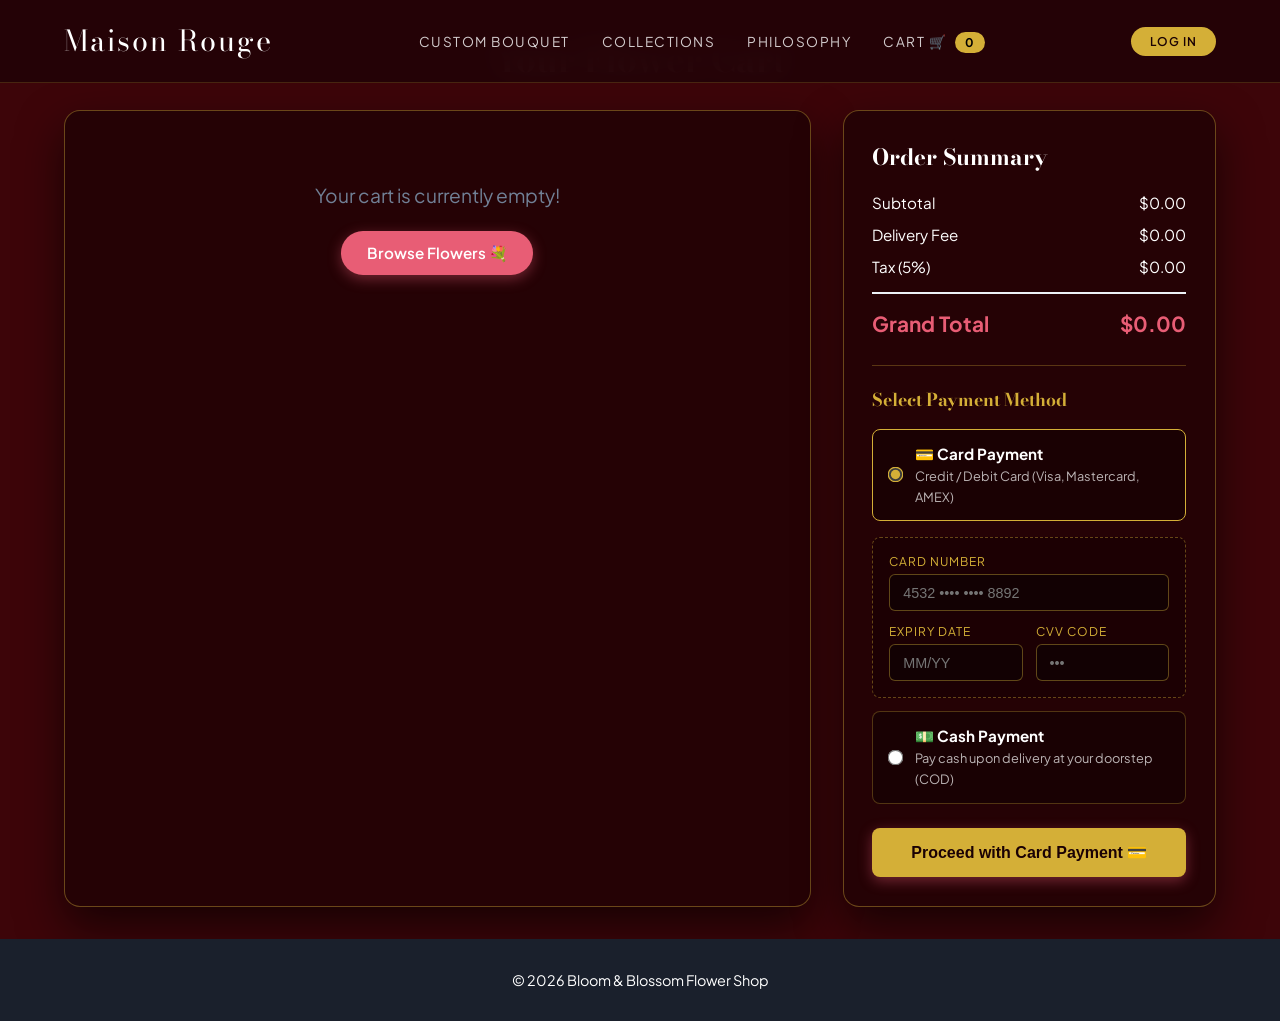
<file: cart.html>
<!DOCTYPE html>
<html lang="en">
<head>
  <meta charset="UTF-8">
  <meta name="viewport" content="width=device-width, initial-scale=1.0">
  <title>Shopping Cart & Checkout | Bloom & Blossom</title>
  <link rel="stylesheet" href="css/style.css">
</head>
<body class="maison-theme">

  <!-- Fixed Editorial Header Nav -->
  <nav class="maison-nav">
    <a href="index.html" class="maison-logo">Maison Rouge</a>
    <ul class="maison-nav-links">
      <li><a href="index.html#custom-builder">Custom Bouquet</a></li>
      <li><a href="index.html#collections">Collections</a></li>
      <li><a href="index.html#philosophy">Philosophy</a></li>
      <li><a href="cart.html">Cart 🛒 <span class="cart-badge" style="background: var(--gold-accent); color: #000;">0</span></a></li>
    </ul>
    <div id="user-nav-slot"></div>
  </nav>

  <main class="main-container">
    <h2 style="font-size: 2.2rem; margin-bottom: 1.5rem; text-align: center;">Your Flower Cart</h2>

    <div class="cart-grid">
      <!-- Left Cart Items Table -->
      <div class="cart-table-wrapper">
        <table class="cart-table" id="cart-table">
          <thead>
            <tr>
              <th>Flower Item</th>
              <th>Price</th>
              <th>Quantity</th>
              <th>Total</th>
              <th></th>
            </tr>
          </thead>
          <tbody id="cart-items-body">
            <!-- Dynamically injected -->
          </tbody>
        </table>

        <div id="empty-cart-msg" style="display: none; text-align: center; padding: 3rem 1rem;">
          <p style="font-size: 1.2rem; color: var(--text-muted); margin-bottom: 1.5rem;">Your cart is currently empty!</p>
          <a href="index.html" class="btn btn-primary">Browse Flowers 💐</a>
        </div>
      </div>

      <!-- Right Summary Panel -->
      <div class="summary-card">
        <h3 style="font-size: 1.4rem; margin-bottom: 1.2rem;">Order Summary</h3>
        
        <div class="summary-row">
          <span>Subtotal</span>
          <span id="subtotal-val">$0.00</span>
        </div>
        <div class="summary-row">
          <span>Delivery Fee</span>
          <span id="delivery-val">$5.00</span>
        </div>
        <div class="summary-row">
          <span>Tax (5%)</span>
          <span id="tax-val">$0.00</span>
        </div>

        <div class="summary-total summary-row">
          <span>Grand Total</span>
          <span id="total-val">$0.00</span>
        </div>

        <!-- Payment Method Selection -->
        <div class="payment-method-section" style="margin-top: 1.8rem; padding-top: 1.2rem; border-top: 1px solid rgba(212, 175, 55, 0.3);">
          <h4 style="font-size: 1.1rem; color: var(--gold-accent); margin-bottom: 1rem; font-family: 'Bodoni Moda', serif;">Select Payment Method</h4>
          
          <div style="display: flex; flex-direction: column; gap: 0.8rem;">
            <!-- Card Option -->
            <label class="payment-option-label" style="display: flex; align-items: center; gap: 0.8rem; padding: 0.9rem 1rem; background: rgba(0,0,0,0.3); border: 1px solid var(--gold-accent); border-radius: 8px; cursor: pointer; transition: all 0.2s ease;">
              <input type="radio" name="payment-method" id="pay-card-radio" value="card" checked style="accent-color: var(--gold-accent); transform: scale(1.2);">
              <div>
                <strong style="display: block; font-size: 0.95rem; color: #fff;">💳 Card Payment</strong>
                <span style="font-size: 0.8rem; color: rgba(255,255,255,0.7);">Credit / Debit Card (Visa, Mastercard, AMEX)</span>
              </div>
            </label>

            <!-- Card Details Fields Box -->
            <div id="card-fields" style="display: block; background: rgba(28, 1, 4, 0.9); padding: 1rem; border-radius: 8px; border: 1px dashed rgba(212,175,55,0.4); margin-top: 0.2rem;">
              <div style="margin-bottom: 0.8rem;">
                <label style="display: block; font-size: 0.75rem; color: var(--gold-accent); margin-bottom: 0.3rem; letter-spacing: 1px;">CARD NUMBER</label>
                <input type="text" id="card-number" placeholder="4532 •••• •••• 8892" maxlength="19" style="width: 100%; padding: 0.6rem 0.8rem; background: #120103; border: 1px solid rgba(212, 175, 55, 0.4); color: #fff; border-radius: 6px; font-size: 0.9rem; outline: none;">
              </div>
              <div style="display: grid; grid-template-columns: 1fr 1fr; gap: 0.8rem;">
                <div>
                  <label style="display: block; font-size: 0.75rem; color: var(--gold-accent); margin-bottom: 0.3rem; letter-spacing: 1px;">EXPIRY DATE</label>
                  <input type="text" id="card-expiry" placeholder="MM/YY" maxlength="5" style="width: 100%; padding: 0.6rem 0.8rem; background: #120103; border: 1px solid rgba(212, 175, 55, 0.4); color: #fff; border-radius: 6px; font-size: 0.9rem; outline: none;">
                </div>
                <div>
                  <label style="display: block; font-size: 0.75rem; color: var(--gold-accent); margin-bottom: 0.3rem; letter-spacing: 1px;">CVV CODE</label>
                  <input type="password" id="card-cvv" placeholder="•••" maxlength="4" style="width: 100%; padding: 0.6rem 0.8rem; background: #120103; border: 1px solid rgba(212, 175, 55, 0.4); color: #fff; border-radius: 6px; font-size: 0.9rem; outline: none;">
                </div>
              </div>
            </div>

            <!-- Cash Option -->
            <label class="payment-option-label" style="display: flex; align-items: center; gap: 0.8rem; padding: 0.9rem 1rem; background: rgba(0,0,0,0.3); border: 1px solid rgba(212, 175, 55, 0.3); border-radius: 8px; cursor: pointer; transition: all 0.2s ease;">
              <input type="radio" name="payment-method" id="pay-cash-radio" value="cash" style="accent-color: var(--gold-accent); transform: scale(1.2);">
              <div>
                <strong style="display: block; font-size: 0.95rem; color: #fff;">💵 Cash Payment</strong>
                <span style="font-size: 0.8rem; color: rgba(255,255,255,0.7);">Pay cash upon delivery at your doorstep (COD)</span>
              </div>
            </label>
          </div>
        </div>

        <div style="margin-top: 1.5rem;">
          <button id="checkout-btn" class="btn btn-primary" style="width: 100%; padding: 0.95rem; font-size: 1rem; font-weight: 600; background: var(--gold-accent); color: #1a0104; border: none; border-radius: 8px; cursor: pointer; transition: all 0.3s ease;">
            Proceed with Card Payment 💳
          </button>
        </div>
      </div>
    </div>
  </main>

  <footer>
    <p>&copy; 2026 Bloom & Blossom Flower Shop</p>
  </footer>

  <script type="module">
    import { Cart } from './js/app.js';
    import { Auth } from './js/auth.js';

    document.addEventListener('DOMContentLoaded', () => {
      Auth.updateNavUI();
      Cart.updateCartBadge();

      const body = document.getElementById('cart-items-body');
      const emptyMsg = document.getElementById('empty-cart-msg');
      const table = document.getElementById('cart-table');

      function renderCart() {
        const cart = Cart.getCart();
        
        if (cart.length === 0) {
          table.style.display = 'none';
          emptyMsg.style.display = 'block';
          updateSummary(0);
          return;
        }

        table.style.display = 'table';
        emptyMsg.style.display = 'none';

        let subtotal = 0;
        body.innerHTML = cart.map(item => {
          const itemTotal = item.price * item.quantity;
          subtotal += itemTotal;
          return `
            <tr>
              <td>
                <div style="display: flex; align-items: center; gap: 0.8rem;">
                  <img src="${item.image}" alt="${item.name}" class="cart-item-img">
                  <div>
                    <strong style="display: block;">${item.name}</strong>
                    <span style="font-size: 0.8rem; color: var(--text-muted);">${item.category.toUpperCase()}</span>
                  </div>
                </div>
              </td>
              <td>$${item.price.toFixed(2)}</td>
              <td>
                <div class="qty-control">
                  <button class="qty-btn dec-btn" data-id="${item.id}">-</button>
                  <span style="font-weight: 600; width: 20px; text-align: center;">${item.quantity}</span>
                  <button class="qty-btn inc-btn" data-id="${item.id}">+</button>
                </div>
              </td>
              <td style="font-weight: 700;">$${itemTotal.toFixed(2)}</td>
              <td>
                <button class="btn remove-btn" data-id="${item.id}" style="background: none; border: none; color: #e53e3e; cursor: pointer; font-size: 1.1rem;">🗑️</button>
              </td>
            </tr>
          `;
        }).join('');

        updateSummary(subtotal);

        // Attach event handlers
        document.querySelectorAll('.inc-btn').forEach(b => {
          b.addEventListener('click', (e) => {
            Cart.updateQuantity(parseInt(e.target.dataset.id), 1);
            renderCart();
          });
        });

        document.querySelectorAll('.dec-btn').forEach(b => {
          b.addEventListener('click', (e) => {
            Cart.updateQuantity(parseInt(e.target.dataset.id), -1);
            renderCart();
          });
        });

        document.querySelectorAll('.remove-btn').forEach(b => {
          b.addEventListener('click', (e) => {
            Cart.removeItem(parseInt(e.target.dataset.id));
            renderCart();
          });
        });
      }

      function updateSummary(subtotal) {
        const delivery = subtotal > 0 ? 5.00 : 0.00;
        const tax = subtotal * 0.05;
        const total = subtotal + delivery + tax;

        document.getElementById('subtotal-val').textContent = `$${subtotal.toFixed(2)}`;
        document.getElementById('delivery-val').textContent = `$${delivery.toFixed(2)}`;
        document.getElementById('tax-val').textContent = `$${tax.toFixed(2)}`;
        document.getElementById('total-val').textContent = `$${total.toFixed(2)}`;
      }

      renderCart();

      // Payment option toggle logic
      const cardRadio = document.getElementById('pay-card-radio');
      const cashRadio = document.getElementById('pay-cash-radio');
      const cardFields = document.getElementById('card-fields');
      const checkoutBtn = document.getElementById('checkout-btn');
      const optionLabels = document.querySelectorAll('.payment-option-label');

      function updatePaymentMethodUI() {
        if (cardRadio && cardRadio.checked) {
          cardFields.style.display = 'block';
          checkoutBtn.innerHTML = 'Proceed with Card Payment 💳';
          if(optionLabels[0]) optionLabels[0].style.borderColor = 'var(--gold-accent)';
          if(optionLabels[1]) optionLabels[1].style.borderColor = 'rgba(212, 175, 55, 0.3)';
        } else if (cashRadio) {
          cardFields.style.display = 'none';
          checkoutBtn.innerHTML = 'Place Order with Cash 💵';
          if(optionLabels[0]) optionLabels[0].style.borderColor = 'rgba(212, 175, 55, 0.3)';
          if(optionLabels[1]) optionLabels[1].style.borderColor = 'var(--gold-accent)';
        }
      }

      if (cardRadio && cashRadio) {
        cardRadio.addEventListener('change', updatePaymentMethodUI);
        cashRadio.addEventListener('change', updatePaymentMethodUI);
      }

      // Checkout handler
      document.getElementById('checkout-btn').addEventListener('click', () => {
        const cart = Cart.getCart();
        if (cart.length === 0) {
          alert("Your cart is empty!");
          return;
        }

        const user = Auth.getUser();
        if (!user) {
          if (confirm("Please log in or register before completing your order. Go to login?")) {
            window.location.href = 'login.html';
          }
          return;
        }

        const isCard = cardRadio ? cardRadio.checked : true;
        let paymentTypeLabel = "Card Payment 💳";
        let cardMaskedDetails = "";

        if (isCard) {
          const cardNumInput = document.getElementById('card-number');
          const cardNum = cardNumInput ? cardNumInput.value.trim() : "";

          const last4 = cardNum.length >= 4 ? cardNum.slice(-4) : "8892";
          paymentTypeLabel = "Credit / Debit Card 💳";
          cardMaskedDetails = `Visa / Mastercard (•••• ${last4})`;
        } else {
          paymentTypeLabel = "Cash Payment 💵";
          cardMaskedDetails = "Cash on Delivery (Pay upon doorstep arrival)";
        }

        // Store active order and redirect to success page
        const orderSummary = {
          orderId: "ORD-" + Math.floor(100000 + Math.random() * 900000),
          user: user,
          items: cart,
          date: new Date().toLocaleDateString(),
          total: document.getElementById('total-val').textContent,
          paymentMethod: paymentTypeLabel,
          paymentDetails: cardMaskedDetails,
          isCash: !isCard
        };

        localStorage.setItem('last_order', JSON.stringify(orderSummary));
        Cart.clearCart();
        window.location.href = 'success.html';
      });
    });
  </script>
</body>
</html>
</file>
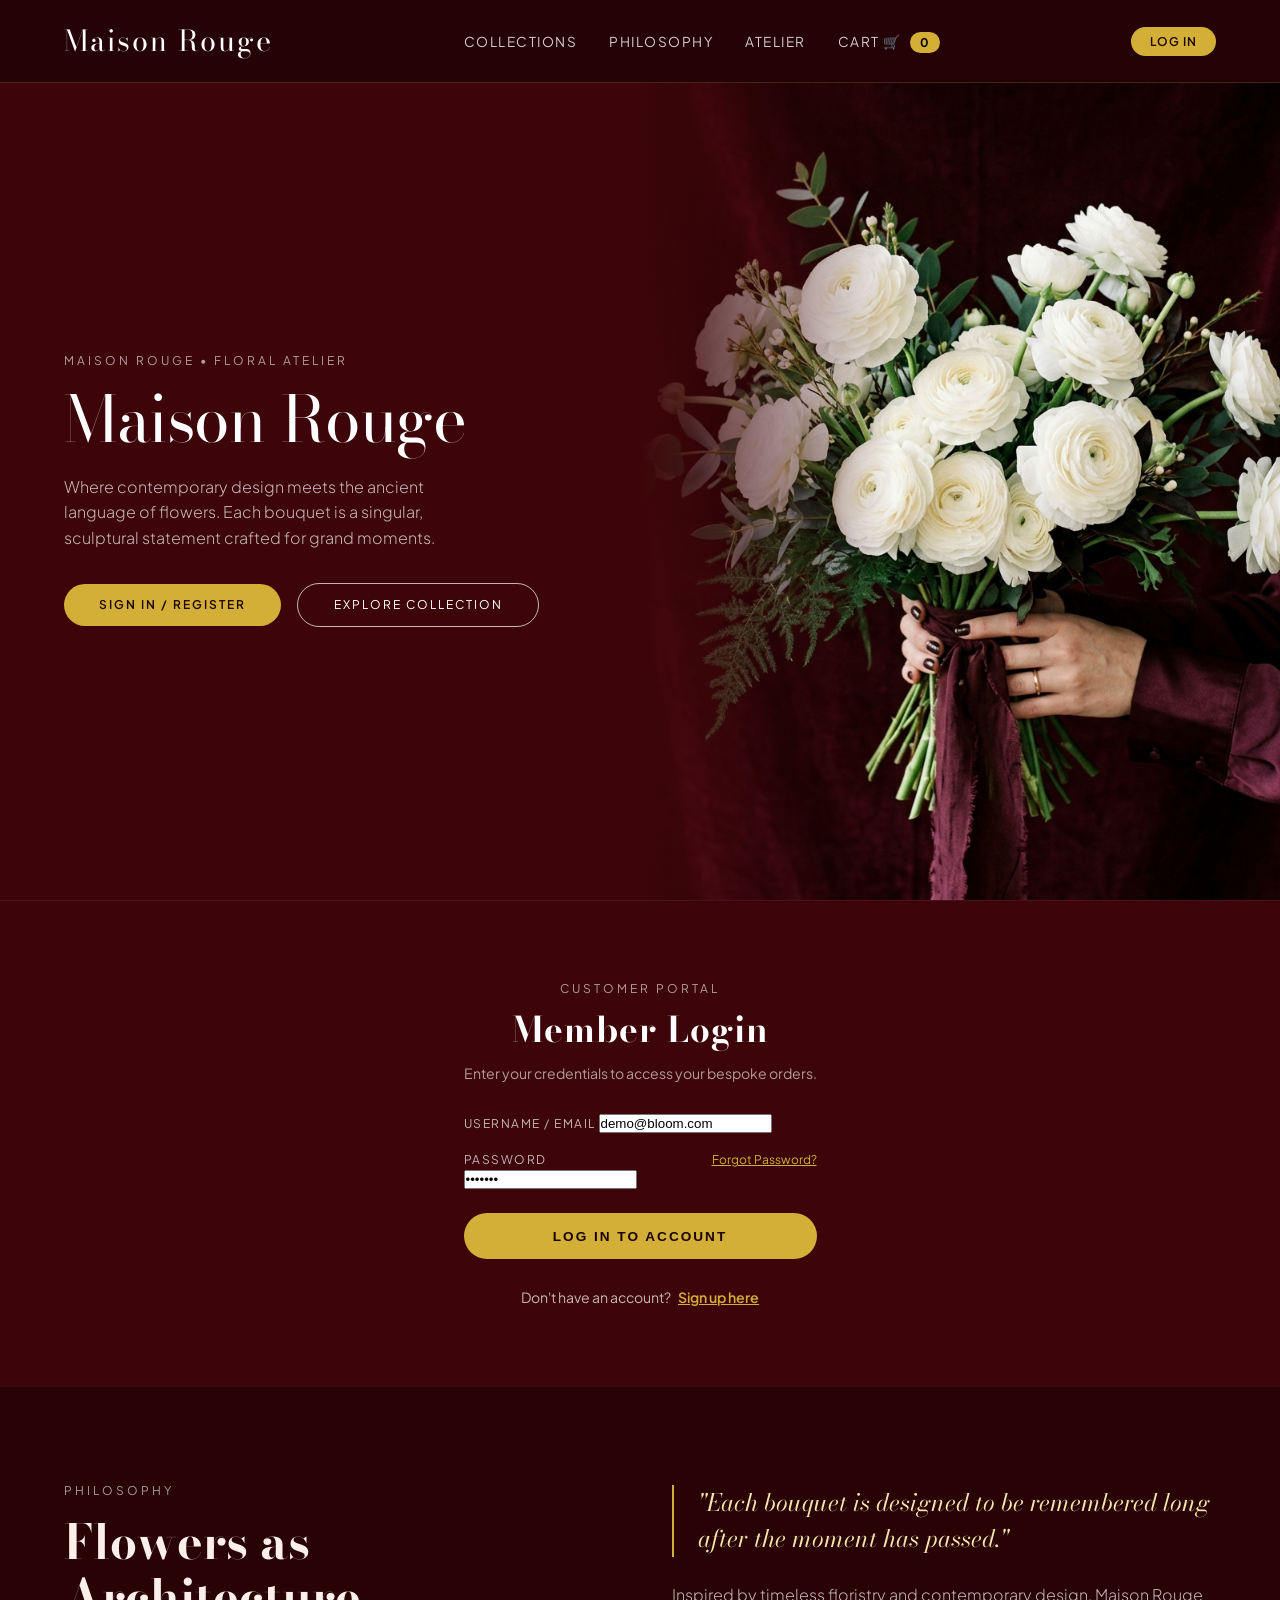
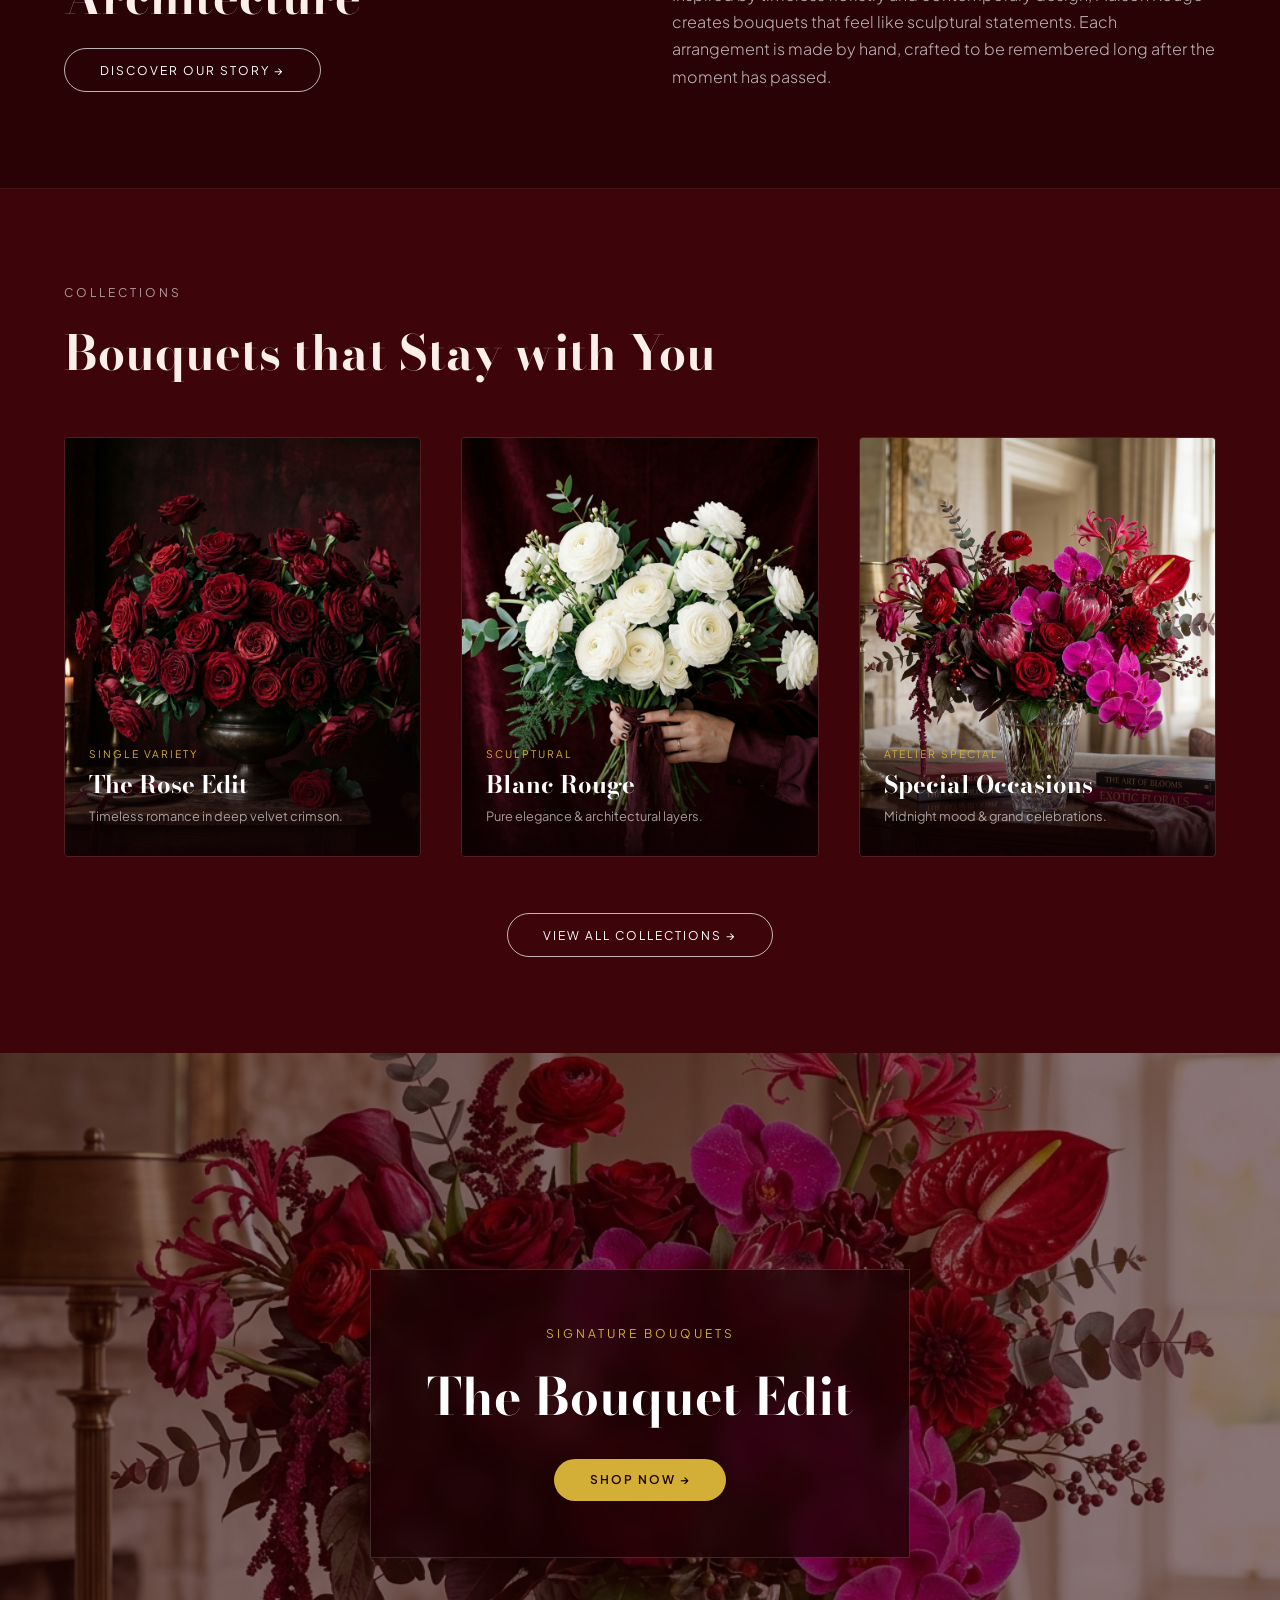
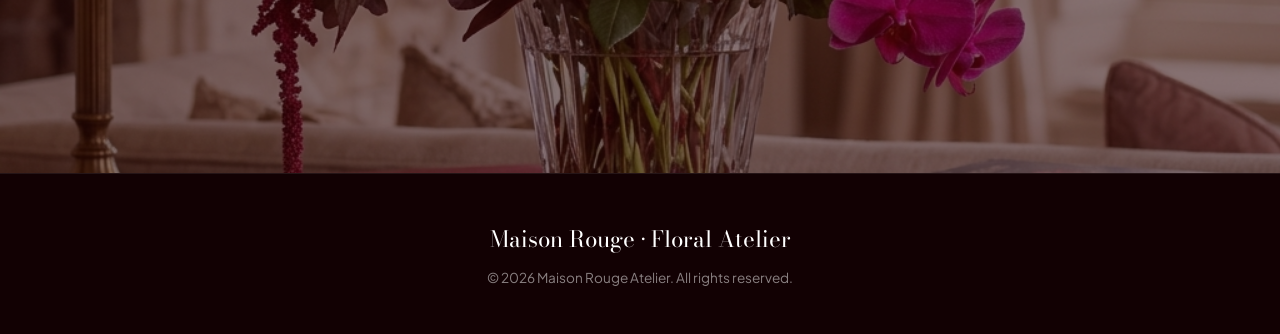
<file: login.html>
<!DOCTYPE html>
<html lang="en">
<head>
  <meta charset="UTF-8">
  <meta name="viewport" content="width=device-width, initial-scale=1.0">
  <title>Maison Rouge | Floral Atelier & Luxury Login</title>
  <meta name="description" content="Maison Rouge - Floral Atelier. Contemporary flower bouquets, sculptural statement arrangements.">
  <link rel="stylesheet" href="css/style.css">
</head>
<body class="maison-theme">

  <!-- Fixed Editorial Header Nav -->
  <nav class="maison-nav">
    <a href="index.html" class="maison-logo">Maison Rouge</a>
    <ul class="maison-nav-links">
      <li><a href="#collections">Collections</a></li>
      <li><a href="#philosophy">Philosophy</a></li>
      <li><a href="#signature">Atelier</a></li>
      <li><a href="cart.html">Cart 🛒 <span class="cart-badge" style="background: var(--gold-accent); color: #000;">0</span></a></li>
    </ul>
    <div id="user-nav-slot"></div>
  </nav>

  <!-- Hero Section -->
  <section class="maison-hero">
    <div class="maison-hero-left">
      <span class="sub-tag">Maison Rouge • Floral Atelier</span>
      <h1 class="maison-title">Maison Rouge</h1>
      <p class="maison-desc">
        Where contemporary design meets the ancient language of flowers. Each bouquet is a singular, sculptural statement crafted for grand moments.
      </p>
      
      <div style="display: flex; gap: 1rem; align-items: center;">
        <a href="#login-portal" class="maison-btn maison-btn-gold">Sign In / Register</a>
        <a href="#collections" class="maison-btn">Explore Collection</a>
      </div>
    </div>

    <div class="maison-hero-right"></div>
  </section>

  <!-- Login & Registration Interactive Portal Section -->
  <section id="login-portal" class="maison-section" style="background: var(--bg-dark-burgundy); padding: 5rem 2rem; display: flex; justify-content: center; align-items: center; position: relative;">
    
    <div class="maison-login-box">
      
      <!-- Login View -->
      <div id="login-view">
        <span class="sub-tag" style="text-align: center; margin-bottom: 0.4rem;">Customer Portal</span>
        <h2 class="editorial-heading" style="font-size: 2.2rem; text-align: center; color: #fff; margin-bottom: 0.5rem; letter-spacing: 1px;">Member Login</h2>
        <p style="text-align: center; color: rgba(255,255,255,0.6); font-size: 0.88rem; margin-bottom: 1.8rem;">Enter your credentials to access your bespoke orders.</p>

        <div id="login-error-msg" style="display: none; background: rgba(229, 62, 62, 0.2); color: #feb2b2; padding: 0.8rem; border-radius: 4px; font-size: 0.85rem; margin-bottom: 1rem; border: 1px solid rgba(229, 62, 62, 0.4);"></div>

        <form id="maison-login-form">
          <div style="margin-bottom: 1.2rem;">
            <label style="font-size: 0.75rem; text-transform: uppercase; letter-spacing: 1.5px; color: rgba(255,255,255,0.7);">Username / Email</label>
            <input type="email" id="login-username" class="maison-input" placeholder="e.g. customer@maisonrouge.com" required value="demo@bloom.com">
          </div>

          <div style="margin-bottom: 1.5rem;">
            <div style="display: flex; justify-content: space-between; align-items: center;">
              <label style="font-size: 0.75rem; text-transform: uppercase; letter-spacing: 1.5px; color: rgba(255,255,255,0.7);">Password</label>
              <a href="javascript:void(0)" id="btn-forgot-password" style="font-size: 0.75rem; color: var(--gold-accent); text-decoration: underline;">Forgot Password?</a>
            </div>
            <input type="password" id="login-password" class="maison-input" placeholder="••••••••" required value="demo123">
          </div>

          <button type="submit" id="btn-login-submit" class="maison-btn maison-btn-gold" style="width: 100%; padding: 0.95rem; font-size: 0.85rem;">
            Log In to Account
          </button>
        </form>

        <div style="margin-top: 1.8rem; text-align: center; font-size: 0.88rem; color: rgba(255,255,255,0.7);">
          Don't have an account? 
          <a href="javascript:void(0)" id="toggle-to-signup" style="color: var(--gold-accent); text-decoration: underline; font-weight: 600; margin-left: 5px;">
            Sign up here
          </a>
        </div>
      </div>

      <!-- Sign Up View (Hidden by default) -->
      <div id="signup-view" style="display: none;">
        <span class="sub-tag" style="text-align: center; margin-bottom: 0.4rem;">New Client Registration</span>
        <h2 class="editorial-heading" style="font-size: 2.2rem; text-align: center; color: #fff; margin-bottom: 0.5rem; letter-spacing: 1px;">Join Maison Rouge</h2>
        <p style="text-align: center; color: rgba(255,255,255,0.6); font-size: 0.88rem; margin-bottom: 1.8rem;">Create your profile for personal floral consultations.</p>

        <div id="signup-error-msg" style="display: none; background: rgba(229, 62, 62, 0.2); color: #feb2b2; padding: 0.8rem; border-radius: 4px; font-size: 0.85rem; margin-bottom: 1rem; border: 1px solid rgba(229, 62, 62, 0.4);"></div>

        <form id="maison-signup-form">
          <div style="margin-bottom: 1rem;">
            <label style="font-size: 0.75rem; text-transform: uppercase; letter-spacing: 1.5px; color: rgba(255,255,255,0.7);">Full Name</label>
            <input type="text" id="signup-fullname" class="maison-input" placeholder="e.g. Kasun Perera" required>
          </div>

          <div style="margin-bottom: 1rem;">
            <label style="font-size: 0.75rem; text-transform: uppercase; letter-spacing: 1.5px; color: rgba(255,255,255,0.7);">Email Address</label>
            <input type="email" id="signup-email" class="maison-input" placeholder="name@example.com" required>
          </div>

          <div style="margin-bottom: 1.5rem;">
            <label style="font-size: 0.75rem; text-transform: uppercase; letter-spacing: 1.5px; color: rgba(255,255,255,0.7);">Create Password</label>
            <input type="password" id="signup-password" class="maison-input" placeholder="At least 6 characters" required>
          </div>

          <button type="submit" id="btn-signup-submit" class="maison-btn maison-btn-gold" style="width: 100%; padding: 0.95rem; font-size: 0.85rem;">
            Create Client Account
          </button>
        </form>

        <div style="margin-top: 1.8rem; text-align: center; font-size: 0.85rem; color: rgba(255,255,255,0.6);">
          Already have an account? 
          <a href="javascript:void(0)" id="toggle-to-login" style="color: var(--gold-accent); text-decoration: underline; font-weight: 500; margin-left: 4px;">
            Log in here
          </a>
        </div>
      </div>

    </div>
  </section>

  <!-- Philosophy Section -->
  <section id="philosophy" class="maison-section">
    <div class="philosophy-grid">
      <div>
        <span class="sub-tag">Philosophy</span>
        <h2 class="editorial-heading" style="font-size: 3rem; margin-bottom: 1.5rem; line-height: 1.15;">
          Flowers as Architecture
        </h2>
        <a href="index.html" class="maison-btn">Discover Our Story →</a>
      </div>

      <div>
        <blockquote class="philosophy-quote">
          "Each bouquet is designed to be remembered long after the moment has passed."
        </blockquote>
        <p style="margin-top: 1.5rem; color: rgba(255,255,255,0.7); line-height: 1.7; font-weight: 300;">
          Inspired by timeless floristry and contemporary design, Maison Rouge creates bouquets that feel like sculptural statements. Each arrangement is made by hand, crafted to be remembered long after the moment has passed.
        </p>
      </div>
    </div>
  </section>

  <!-- Collections Grid Section -->
  <section id="collections" class="maison-section" style="background: var(--bg-dark-burgundy);">
    <span class="sub-tag">Collections</span>
    <h2 class="editorial-heading" style="font-size: 3rem; margin-bottom: 2.5rem;">
      Bouquets that Stay with You
    </h2>

    <div class="collections-grid">
      <!-- Collection Card 1 -->
      <div class="collection-card">
        <img src="assets/images/dark_red_roses.jpg" alt="The Rose Edit">
        <div class="collection-overlay">
          <span style="font-size: 0.65rem; text-transform: uppercase; letter-spacing: 2px; color: var(--gold-accent);">Single Variety</span>
          <h3 class="editorial-heading" style="font-size: 1.5rem; color: #fff; margin: 0.3rem 0;">The Rose Edit</h3>
          <p style="font-size: 0.8rem; color: rgba(255,255,255,0.6);">Timeless romance in deep velvet crimson.</p>
        </div>
      </div>

      <!-- Collection Card 2 -->
      <div class="collection-card">
        <img src="assets/images/white_ranunculus.jpg" alt="Blanc Rouge">
        <div class="collection-overlay">
          <span style="font-size: 0.65rem; text-transform: uppercase; letter-spacing: 2px; color: var(--gold-accent);">Sculptural</span>
          <h3 class="editorial-heading" style="font-size: 1.5rem; color: #fff; margin: 0.3rem 0;">Blanc Rouge</h3>
          <p style="font-size: 0.8rem; color: rgba(255,255,255,0.6);">Pure elegance & architectural layers.</p>
        </div>
      </div>

      <!-- Collection Card 3 -->
      <div class="collection-card">
        <img src="assets/images/signature_bouquet.jpg" alt="Special Occasions">
        <div class="collection-overlay">
          <span style="font-size: 0.65rem; text-transform: uppercase; letter-spacing: 2px; color: var(--gold-accent);">Atelier Special</span>
          <h3 class="editorial-heading" style="font-size: 1.5rem; color: #fff; margin: 0.3rem 0;">Special Occasions</h3>
          <p style="font-size: 0.8rem; color: rgba(255,255,255,0.6);">Midnight mood & grand celebrations.</p>
        </div>
      </div>
    </div>

    <div style="text-align: center; margin-top: 3.5rem;">
      <a href="index.html" class="maison-btn">View All Collections →</a>
    </div>
  </section>

  <!-- Signature Banner Section -->
  <section id="signature" class="signature-banner">
    <div class="signature-content">
      <span class="sub-tag" style="color: var(--gold-accent);">Signature Bouquets</span>
      <h2 class="editorial-heading" style="font-size: 3.2rem; color: #fff; margin: 0.8rem 0 1.5rem 0;">
        The Bouquet Edit
      </h2>
      <a href="index.html" class="maison-btn maison-btn-gold">Shop Now →</a>
    </div>
  </section>

  <!-- Editorial Footer -->
  <footer style="background: #120103; padding: 3rem; text-align: center; color: rgba(255,255,255,0.5); border-top: 1px solid rgba(255,255,255,0.08);">
    <p style="font-family: 'Bodoni Moda', serif; font-size: 1.4rem; color: #fff; margin-bottom: 0.8rem;">Maison Rouge • Floral Atelier</p>
    <p style="font-size: 0.85rem;">&copy; 2026 Maison Rouge Atelier. All rights reserved.</p>
  </footer>

  <!-- Scripts for Auth Logic & Toggle -->
  <script type="module">
    import { Auth } from './js/auth.js';
    import { Cart } from './js/app.js';

    document.addEventListener('DOMContentLoaded', () => {
      Auth.updateNavUI();
      Cart.updateCartBadge();

      const loginView = document.getElementById('login-view');
      const signupView = document.getElementById('signup-view');
      const toggleToSignup = document.getElementById('toggle-to-signup');
      const toggleToLogin = document.getElementById('toggle-to-login');

      const loginForm = document.getElementById('maison-login-form');
      const signupForm = document.getElementById('maison-signup-form');
      const loginErr = document.getElementById('login-error-msg');
      const signupErr = document.getElementById('signup-error-msg');

      // Toggle views
      toggleToSignup.addEventListener('click', () => {
        loginView.style.display = 'none';
        signupView.style.display = 'block';
      });

      toggleToLogin.addEventListener('click', () => {
        signupView.style.display = 'none';
        loginView.style.display = 'block';
      });

      // Handle Login Form Submit
      loginForm.addEventListener('submit', (e) => {
        e.preventDefault();
        loginErr.style.display = 'none';

        const username = document.getElementById('login-username').value;
        const password = document.getElementById('login-password').value;

        const res = Auth.login(username, password);
        if (res.success) {
          alert(`Welcome back to Maison Rouge, ${res.user.name}!`);
          window.location.href = 'index.html';
        } else {
          loginErr.textContent = res.message;
          loginErr.style.display = 'block';
        }
      });

      // Handle Sign Up Form Submit - Redirects to Login view with credentials filled
      signupForm.addEventListener('submit', (e) => {
        e.preventDefault();
        signupErr.style.display = 'none';

        const name = document.getElementById('signup-fullname').value;
        const email = document.getElementById('signup-email').value;
        const password = document.getElementById('signup-password').value;

        const res = Auth.register(name, email, password);
        if (res.success) {
          alert(`Account successfully created for ${name}! Please log in with your new email and password.`);
          
          signupView.style.display = 'none';
          loginView.style.display = 'block';

          document.getElementById('login-username').value = email;
          document.getElementById('login-password').value = password;
        } else {
          signupErr.textContent = res.message;
          signupErr.style.display = 'block';
        }
      });
    });
  </script>
</body>
</html>
</file>
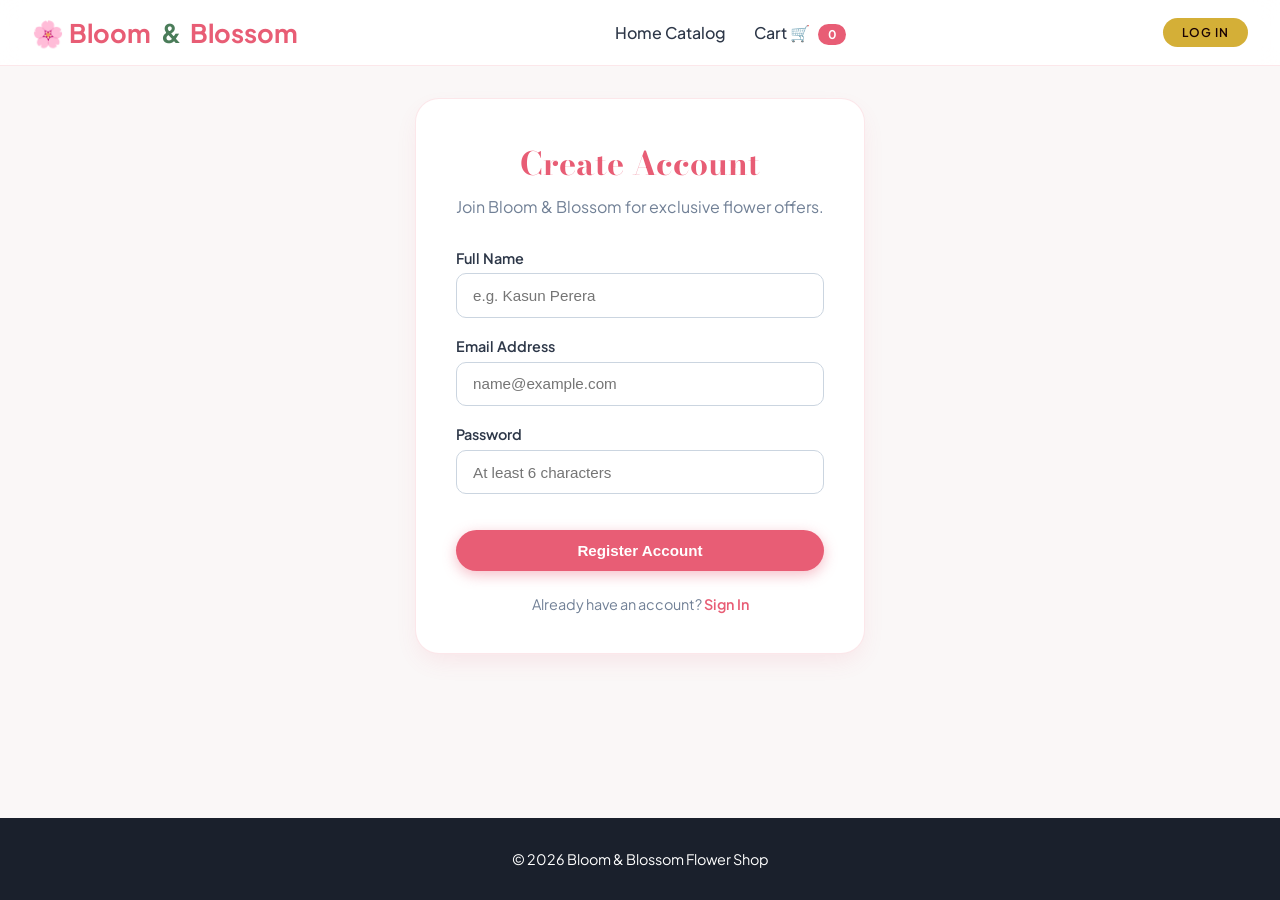
<file: register.html>
<!DOCTYPE html>
<html lang="en">
<head>
  <meta charset="UTF-8">
  <meta name="viewport" content="width=device-width, initial-scale=1.0">
  <title>Customer Registration | Bloom & Blossom</title>
  <link rel="stylesheet" href="css/style.css">
</head>
<body>

  <nav class="navbar">
    <a href="index.html" class="logo">🌸 Bloom <span>&</span> Blossom</a>
    <ul class="nav-links">
      <li><a href="index.html">Home Catalog</a></li>
      <li><a href="cart.html">Cart 🛒 <span class="cart-badge">0</span></a></li>
    </ul>
    <div id="user-nav-slot"></div>
  </nav>

  <main class="main-container">
    <div class="auth-card">
      <h2 style="font-size: 2rem; margin-bottom: 0.5rem; text-align: center; color: var(--primary);">Create Account</h2>
      <p style="text-align: center; color: var(--text-muted); margin-bottom: 2rem;">Join Bloom & Blossom for exclusive flower offers.</p>

      <div id="reg-error" style="display: none; background: #fff5f5; color: #e53e3e; padding: 0.8rem; border-radius: 8px; font-size: 0.9rem; margin-bottom: 1rem; border: 1px solid #feb2b2;"></div>

      <form id="register-form">
        <div class="form-group">
          <label for="reg-name">Full Name</label>
          <input type="text" id="reg-name" class="form-control" placeholder="e.g. Kasun Perera" required>
        </div>

        <div class="form-group">
          <label for="reg-email">Email Address</label>
          <input type="email" id="reg-email" class="form-control" placeholder="name@example.com" required>
        </div>

        <div class="form-group">
          <label for="reg-password">Password</label>
          <input type="password" id="reg-password" class="form-control" placeholder="At least 6 characters" required>
        </div>

        <button type="submit" class="btn btn-primary" style="width: 100%; margin-top: 1rem;">Register Account</button>
      </form>

      <div style="margin-top: 1.5rem; text-align: center; font-size: 0.9rem; color: var(--text-muted);">
        Already have an account? <a href="login.html" style="color: var(--primary); font-weight: 600;">Sign In</a>
      </div>
    </div>
  </main>

  <footer>
    <p>&copy; 2026 Bloom & Blossom Flower Shop</p>
  </footer>

  <script type="module">
    import { Auth } from './js/auth.js';
    import { Cart } from './js/app.js';

    document.addEventListener('DOMContentLoaded', () => {
      Auth.updateNavUI();
      Cart.updateCartBadge();

      const form = document.getElementById('register-form');
      const errBox = document.getElementById('reg-error');

      form.addEventListener('submit', (e) => {
        e.preventDefault();
        const name = document.getElementById('reg-name').value;
        const email = document.getElementById('reg-email').value;
        const password = document.getElementById('reg-password').value;

        const res = Auth.register(name, email, password);
        if (res.success) {
          window.location.href = 'index.html';
        } else {
          errBox.textContent = res.message;
          errBox.style.display = 'block';
        }
      });
    });
  </script>
</body>
</html>
</file>
<file: css/style.css>
/* Google Fonts Import - Italiana & Playfair Display & Bodoni Moda */
@import url('https://fonts.googleapis.com/css2?family=Bodoni+Moda:ital,opsz,wght@0,6..96,400..700;1,6..96,400..700&family=Italiana&family=Plus+Jakarta+Sans:wght@300;400;500;600&display=swap');

:root {
  --primary: #e85d75;
  --primary-hover: #d0445c;
  --secondary: #4a7c59;
  --accent: #f7b2b7;
  --bg-dark-burgundy: #3d0509;
  --bg-deeper-burgundy: #280205;
  --burgundy-card: rgba(45, 4, 8, 0.75);
  --gold-accent: #d4af37;
  --text-light: #fceee8;
  --text-gold: #f3e5ab;
  --bg-gradient: linear-gradient(135deg, #fdfbfb 0%, #ebedee 100%);
  --hero-gradient: linear-gradient(135deg, #fff5f6 0%, #ffeef1 100%);
  --card-bg: rgba(255, 255, 255, 0.85);
  --glass-border: rgba(232, 93, 117, 0.15);
  --text-dark: #2d3748;
  --text-muted: #718096;
  --shadow-sm: 0 4px 6px -1px rgba(0, 0, 0, 0.05);
  --shadow-md: 0 10px 25px -5px rgba(232, 93, 117, 0.12);
  --shadow-lg: 0 20px 35px -10px rgba(0, 0, 0, 0.15);
  --radius-sm: 8px;
  --radius-md: 16px;
  --radius-lg: 24px;
  --transition: all 0.3s ease;
}

* {
  box-sizing: border-box;
  margin: 0;
  padding: 0;
}

body {
  font-family: 'Plus Jakarta Sans', sans-serif;
  background: #faf7f7;
  color: var(--text-dark);
  min-height: 100vh;
  display: flex;
  flex-direction: column;
}

h1, h2, h3, .brand-font, .editorial-heading {
  font-family: 'Bodoni Moda', 'Italiana', serif;
}

/* Behance Ticker Banner */
.maison-ticker {
  background: #180104;
  color: var(--gold-accent);
  overflow: hidden;
  white-space: nowrap;
  padding: 0.9rem 0;
  border-top: 1px solid rgba(212,175,55,0.25);
  border-bottom: 1px solid rgba(212,175,55,0.25);
  font-family: 'Bodoni Moda', serif;
  font-size: 0.9rem;
  letter-spacing: 3px;
  text-transform: uppercase;
}

.ticker-track {
  display: inline-block;
  animation: tickerSlide 25s linear infinite;
}

@keyframes tickerSlide {
  0% { transform: translateX(0); }
  100% { transform: translateX(-50%); }
}

/* Reviews & Editorial Quote Box */
.review-card {
  background: rgba(35, 3, 7, 0.85);
  border: 1px solid rgba(212, 175, 55, 0.3);
  padding: 2.2rem;
  border-radius: 8px;
  box-shadow: 0 15px 35px rgba(0,0,0,0.5);
  text-align: left;
}

/* Cart & Success Dark Theme Adaptations */
body.maison-theme .cart-table-wrapper,
body.maison-theme .summary-card,
body.maison-theme .success-card {
  background: #250205 !important;
  color: #fff !important;
  border: 1px solid rgba(212, 175, 55, 0.4) !important;
  box-shadow: 0 20px 45px rgba(0,0,0,0.6) !important;
}

body.maison-theme .cart-table th {
  color: var(--gold-accent) !important;
  border-bottom-color: rgba(212, 175, 55, 0.3) !important;
}

body.maison-theme .cart-table td {
  border-bottom-color: rgba(255, 255, 255, 0.08) !important;
}

body.maison-theme, body.maison-catalog {
  background-color: var(--bg-dark-burgundy) !important;
  color: var(--text-light) !important;
  font-family: 'Plus Jakarta Sans', sans-serif;
}

.maison-nav {
  position: fixed;
  top: 0; left: 0; width: 100%;
  z-index: 1000;
  display: flex;
  justify-content: space-between;
  align-items: center;
  padding: 1.2rem 4rem;
  background: rgba(35, 3, 7, 0.95);
  backdrop-filter: blur(15px);
  border-bottom: 1px solid rgba(212, 175, 55, 0.2);
}

.social-link {
  width: 48px;
  height: 48px;
  border-radius: 50%;
  border: 1px solid rgba(212, 175, 55, 0.4);
  background: rgba(30, 2, 5, 0.8);
  color: var(--gold-accent);
  display: inline-flex;
  align-items: center;
  justify-content: center;
  font-size: 1.25rem;
  transition: all 0.35s cubic-bezier(0.175, 0.885, 0.32, 1.275);
  box-shadow: 0 4px 15px rgba(0, 0, 0, 0.4);
}

.social-link i {
  transition: transform 0.3s ease;
}

.social-link:hover {
  background: var(--gold-accent);
  color: #1a0104;
  border-color: var(--gold-accent);
  transform: translateY(-5px);
  box-shadow: 0 8px 25px rgba(212, 175, 55, 0.5);
}

.social-link:hover i {
  transform: scale(1.15);
}

.maison-logo {
  font-family: 'Bodoni Moda', serif;
  font-size: 1.8rem;
  letter-spacing: 2px;
  color: #ffffff;
}

.maison-nav-links {
  display: flex;
  gap: 2rem;
  list-style: none;
  font-size: 0.85rem;
  letter-spacing: 1.5px;
  text-transform: uppercase;
}

.maison-nav-links a {
  color: rgba(255, 255, 255, 0.8);
  transition: color 0.3s;
}

.maison-nav-links a:hover {
  color: var(--text-gold);
}

.maison-hero {
  min-height: 100vh;
  display: grid;
  grid-template-columns: 1fr 1fr;
  align-items: center;
  position: relative;
  padding-top: 5rem;
  background: var(--bg-dark-burgundy);
}

.maison-hero-left {
  padding: 4rem;
  z-index: 2;
}

.sub-tag {
  text-transform: uppercase;
  font-size: 0.75rem;
  letter-spacing: 3px;
  color: rgba(255, 255, 255, 0.6);
  margin-bottom: 1rem;
  display: block;
}

.maison-title {
  font-size: 4rem;
  font-weight: 400;
  line-height: 1.1;
  margin-bottom: 1.2rem;
  color: #fff;
  letter-spacing: -0.5px;
}

.maison-desc {
  font-size: 1rem;
  color: rgba(255, 255, 255, 0.7);
  max-width: 420px;
  line-height: 1.6;
  margin-bottom: 2rem;
  font-weight: 300;
}

.maison-hero-right {
  height: 100%;
  min-height: 90vh;
  background: url('../assets/images/white_ranunculus.jpg') center/cover no-repeat;
  position: relative;
}

.maison-hero-right::after {
  content: '';
  position: absolute;
  top: 0; left: 0; width: 100%; height: 100%;
  background: linear-gradient(to right, var(--bg-dark-burgundy) 0%, transparent 40%);
}

.maison-section {
  padding: 6rem 4rem;
  background: var(--bg-deeper-burgundy);
  border-top: 1px solid rgba(255, 255, 255, 0.05);
}

.philosophy-grid {
  display: grid;
  grid-template-columns: 1fr 1fr;
  gap: 4rem;
  align-items: center;
}

.philosophy-quote {
  font-family: 'Bodoni Moda', serif;
  font-size: 1.5rem;
  font-style: italic;
  line-height: 1.5;
  color: var(--text-gold);
  border-left: 2px solid var(--gold-accent);
  padding-left: 1.5rem;
}

.collections-grid {
  display: grid;
  grid-template-columns: repeat(3, 1fr);
  gap: 2.5rem;
  margin-top: 3rem;
}

.collection-card {
  position: relative;
  height: 420px;
  border-radius: 4px;
  overflow: hidden;
  border: 1px solid rgba(255, 255, 255, 0.1);
  transition: transform 0.4s ease;
}

.collection-card:hover {
  transform: translateY(-8px);
}

.collection-card img {
  width: 100%;
  height: 100%;
  object-fit: cover;
  transition: transform 0.6s ease;
}

.collection-card:hover img {
  transform: scale(1.05);
}

.collection-overlay {
  position: absolute;
  bottom: 0; left: 0; width: 100%;
  padding: 2rem 1.5rem;
  background: linear-gradient(to top, rgba(15, 1, 3, 0.95), transparent);
}

.signature-banner {
  height: 80vh;
  position: relative;
  background: url('../assets/images/signature_bouquet.jpg') center/cover no-repeat;
  display: flex;
  align-items: center;
  justify-content: center;
  text-align: center;
}

.signature-banner::before {
  content: '';
  position: absolute;
  top: 0; left: 0; width: 100%; height: 100%;
  background: rgba(40, 2, 5, 0.55);
}

.signature-content {
  position: relative;
  z-index: 2;
  background: rgba(30, 2, 5, 0.75);
  padding: 3.5rem;
  backdrop-filter: blur(10px);
  border: 1px solid rgba(255, 255, 255, 0.15);
  max-width: 550px;
}

.maison-btn {
  display: inline-block;
  padding: 0.85rem 2.2rem;
  border: 1px solid rgba(255, 255, 255, 0.7);
  background: transparent;
  color: white;
  text-transform: uppercase;
  font-size: 0.75rem;
  letter-spacing: 2px;
  border-radius: 30px;
  cursor: pointer;
  transition: all 0.3s;
}

.maison-btn:hover {
  background: white;
  color: var(--bg-dark-burgundy);
  border-color: white;
}

.maison-btn-gold {
  background: var(--gold-accent);
  color: #1a0204;
  border: none;
  font-weight: 600;
}

.maison-btn-gold:hover {
  background: #f3e5ab;
  color: #000;
}

/* Stem Selector Aesthetic Grid */
.stem-grid {
  display: grid;
  grid-template-columns: repeat(auto-fill, minmax(220px, 1fr));
  gap: 1.5rem;
  margin-top: 1.2rem;
}

.stem-card {
  background: rgba(30, 2, 5, 0.7);
  border: 1px solid rgba(212, 175, 55, 0.25);
  border-radius: 12px;
  overflow: hidden;
  transition: all 0.3s ease;
  display: flex;
  flex-direction: column;
}

.stem-card:hover, .stem-card.active-stem {
  border-color: var(--gold-accent);
  box-shadow: 0 10px 25px rgba(212, 175, 55, 0.2);
  transform: translateY(-4px);
}

.stem-img-wrapper {
  height: 160px;
  position: relative;
  overflow: hidden;
}

.stem-img-wrapper img {
  width: 100%;
  height: 100%;
  object-fit: cover;
  transition: transform 0.4s ease;
}

.stem-card:hover .stem-img-wrapper img {
  transform: scale(1.08);
}

.stem-card-body {
  padding: 1rem;
  display: flex;
  flex-direction: column;
  flex: 1;
}

.stem-title {
  font-family: 'Bodoni Moda', serif;
  font-size: 1.15rem;
  color: #fff;
  margin-bottom: 0.3rem;
}

.stem-price {
  font-size: 0.85rem;
  color: var(--gold-accent);
  margin-bottom: 0.8rem;
}

.stem-qty-picker {
  display: flex;
  align-items: center;
  justify-content: space-between;
  background: rgba(255, 255, 255, 0.08);
  border-radius: 20px;
  padding: 0.2rem 0.6rem;
  border: 1px solid rgba(255, 255, 255, 0.15);
  margin-top: auto;
}

.stem-qty-btn {
  background: none;
  border: none;
  color: var(--gold-accent);
  font-weight: bold;
  font-size: 1.1rem;
  cursor: pointer;
  width: 28px;
  height: 28px;
  display: flex;
  align-items: center;
  justify-content: center;
}

.stem-qty-num {
  font-weight: 600;
  color: #fff;
  font-size: 0.95rem;
}

/* Bouquet Live Preview Box */
.bouquet-live-preview {
  background: linear-gradient(135deg, rgba(20, 1, 3, 0.9), rgba(45, 4, 8, 0.95));
  border: 1px solid var(--gold-accent);
  border-radius: 16px;
  padding: 2.5rem;
  text-align: center;
  position: relative;
  box-shadow: 0 20px 50px rgba(0,0,0,0.6);
}

/* Dynamic Custom Bouquet Composition Layering & Bounce Animation */
.visual-bouquet-holder {
  height: 340px;
  display: flex;
  align-items: center;
  justify-content: center;
  position: relative;
  margin: 1.5rem 0;
  border-radius: 12px;
  overflow: hidden;
  background: radial-gradient(circle, rgba(60, 5, 10, 0.8) 0%, rgba(15, 1, 3, 0.98) 100%);
  border: 1px dashed rgba(212, 175, 55, 0.4);
}

.bouquet-bounce-active {
  animation: bouquetBounce 0.6s cubic-bezier(0.175, 0.885, 0.32, 1.275);
}

@keyframes bouquetBounce {
  0% {
    transform: scale(0.85);
    opacity: 0.7;
  }
  50% {
    transform: scale(1.08);
    opacity: 1;
  }
  70% {
    transform: scale(0.97);
  }
  100% {
    transform: scale(1);
    opacity: 1;
  }
}

.custom-bouquet-stage {
  position: absolute;
  top: 0;
  left: 0;
  width: 100%;
  height: 100%;
  display: flex;
  flex-direction: column;
  align-items: center;
  justify-content: center;
  overflow: hidden;
  background: radial-gradient(circle, rgba(65, 6, 12, 0.9) 0%, rgba(18, 1, 3, 1) 100%);
  z-index: 5;
}

.stage-wrapper {
  position: absolute;
  bottom: 0px;
  width: 260px;
  height: 230px;
  z-index: 3;
  pointer-events: none;
  transition: all 0.4s ease;
  filter: drop-shadow(0 20px 30px rgba(0,0,0,0.9));
}

.stage-wrapper svg {
  width: 100%;
  height: 100%;
}

.stage-stems-container {
  position: absolute;
  top: 10px;
  width: 100%;
  height: 250px;
  z-index: 2;
  display: flex;
  justify-content: center;
  align-items: center;
}

.stem-flower-item {
  position: absolute;
  width: 72px;
  height: 72px;
  border-radius: 50%;
  border: 2px solid var(--gold-accent);
  object-fit: cover;
  box-shadow: 0 10px 25px rgba(0,0,0,0.85);
  animation: popStem 0.5s cubic-bezier(0.175, 0.885, 0.32, 1.275);
  transition: all 0.35s ease;
}

.stem-flower-item:hover {
  transform: scale(1.35) !important;
  z-index: 25 !important;
  box-shadow: 0 0 25px var(--gold-accent);
}

/* Greenery Foliage Fillers */
.bouquet-leaf {
  position: absolute;
  width: 40px;
  height: 65px;
  background: linear-gradient(135deg, #1b4332, #2d6a4f);
  border-radius: 0% 100% 10% 100%;
  border: 1px solid rgba(212,175,55,0.4);
  box-shadow: 0 5px 15px rgba(0,0,0,0.6);
  z-index: 1;
  opacity: 0.9;
}

.stage-ribbon-knot {
  position: absolute;
  bottom: 45px;
  z-index: 5;
  font-size: 2.4rem;
  filter: drop-shadow(0 8px 16px rgba(0,0,0,0.95));
  animation: popRibbon 0.5s ease;
  background: radial-gradient(circle, rgba(37,2,5,0.9), rgba(0,0,0,0.95));
  border: 1px solid var(--gold-accent);
  border-radius: 50%;
  width: 55px;
  height: 55px;
  display: flex;
  align-items: center;
  justify-content: center;
}

.stage-stem-handles {
  position: absolute;
  bottom: 0px;
  width: 35px;
  height: 55px;
  z-index: 1;
  background: repeating-linear-gradient(90deg, #1b4332, #1b4332 5px, #081c15 5px, #081c15 10px);
  border-radius: 4px;
  box-shadow: inset 0 0 10px #000, 0 8px 15px rgba(0,0,0,0.8);
  border: 1px solid rgba(212,175,55,0.3);
}

.bouquet-badge-count {
  position: absolute;
  top: 12px;
  left: 12px;
  z-index: 10;
  background: rgba(37, 2, 5, 0.95);
  color: var(--gold-accent);
  border: 1px solid var(--gold-accent);
  padding: 0.35rem 0.85rem;
  border-radius: 20px;
  font-size: 0.75rem;
  font-weight: bold;
  letter-spacing: 1px;
}

@keyframes popStem {
  0% { transform: scale(0) translateY(35px); opacity: 0; }
  100% { opacity: 1; }
}

@keyframes popRibbon {
  0% { transform: scale(0.5); opacity: 0; }
  100% { transform: scale(1); opacity: 1; }
}


.color-badge {
  width: 16px;
  height: 16px;
  border-radius: 50%;
  display: inline-block;
  vertical-align: middle;
  margin-right: 8px;
  border: 1px solid rgba(255,255,255,0.3);
}

.maison-input option {
  background-color: #280205;
  color: #fff;
  padding: 0.8rem;
}

.maison-input:focus {
  border-color: var(--gold-accent);
  background: rgba(255, 255, 255, 0.1);
}


a {
  text-decoration: none;
  color: inherit;
}

/* Header & Navbar */
.navbar {
  position: sticky;
  top: 0;
  z-index: 100;
  background: rgba(255, 255, 255, 0.9);
  backdrop-filter: blur(12px);
  border-bottom: 1px solid var(--glass-border);
  padding: 1rem 2rem;
  display: flex;
  align-items: center;
  justify-content: space-between;
}

.logo {
  display: flex;
  align-items: center;
  gap: 0.6rem;
  font-size: 1.6rem;
  font-weight: 700;
  color: var(--primary);
}

.logo span {
  color: var(--secondary);
}

.nav-links {
  display: flex;
  align-items: center;
  gap: 1.8rem;
  list-style: none;
}

.nav-links a {
  font-weight: 500;
  transition: var(--transition);
  position: relative;
  padding: 0.4rem 0;
}

.nav-links a:hover,
.nav-links a.active {
  color: var(--primary);
}

.nav-links a.active::after {
  content: '';
  position: absolute;
  bottom: 0;
  left: 0;
  width: 100%;
  height: 2px;
  background: var(--primary);
  border-radius: 2px;
}

.cart-badge {
  background: var(--primary);
  color: white;
  font-size: 0.75rem;
  font-weight: 700;
  padding: 0.2rem 0.6rem;
  border-radius: 12px;
  margin-left: 0.3rem;
}

/* User Pill */
.user-info {
  display: flex;
  align-items: center;
  gap: 0.8rem;
  background: #fff0f3;
  padding: 0.4rem 0.9rem;
  border-radius: 20px;
  font-size: 0.9rem;
  border: 1px solid var(--glass-border);
}

/* Buttons */
.btn {
  display: inline-flex;
  align-items: center;
  justify-content: center;
  gap: 0.5rem;
  padding: 0.75rem 1.6rem;
  font-size: 0.95rem;
  font-weight: 600;
  border-radius: 30px;
  border: none;
  cursor: pointer;
  transition: var(--transition);
  outline: none;
}

.btn-primary {
  background: var(--primary);
  color: white;
  box-shadow: 0 4px 14px rgba(232, 93, 117, 0.4);
}

.btn-primary:hover {
  background: var(--primary-hover);
  transform: translateY(-2px);
  box-shadow: 0 6px 20px rgba(232, 93, 117, 0.5);
}

.btn-outline {
  background: transparent;
  border: 2px solid var(--primary);
  color: var(--primary);
}

.btn-outline:hover {
  background: var(--primary);
  color: white;
}

.btn-secondary {
  background: var(--secondary);
  color: white;
}

.btn-secondary:hover {
  background: #3c6548;
}

/* Main Container */
.main-container {
  flex: 1;
  max-width: 1200px;
  width: 100%;
  margin: 0 auto;
  padding: 2rem 1.5rem;
}

/* Hero Section */
.hero {
  background: var(--hero-gradient);
  border-radius: var(--radius-lg);
  padding: 3.5rem 2.5rem;
  margin-bottom: 2.5rem;
  display: flex;
  align-items: center;
  justify-content: space-between;
  border: 1px solid var(--glass-border);
  box-shadow: var(--shadow-md);
  position: relative;
  overflow: hidden;
}

.hero-text {
  max-width: 550px;
  z-index: 2;
}

.hero-text h1 {
  font-size: 3rem;
  line-height: 1.15;
  color: #1a202c;
  margin-bottom: 1rem;
}

.hero-text p {
  font-size: 1.1rem;
  color: var(--text-muted);
  margin-bottom: 1.8rem;
}

/* Controls / Search Bar */
.controls-bar {
  display: flex;
  flex-wrap: wrap;
  align-items: center;
  justify-content: space-between;
  gap: 1rem;
  margin-bottom: 2rem;
  background: white;
  padding: 1.2rem;
  border-radius: var(--radius-md);
  box-shadow: var(--shadow-sm);
  border: 1px solid var(--glass-border);
}

.search-box {
  display: flex;
  align-items: center;
  background: #f8fafc;
  border: 1px solid #e2e8f0;
  padding: 0.6rem 1rem;
  border-radius: 25px;
  width: 280px;
}

.search-box input {
  border: none;
  background: transparent;
  outline: none;
  width: 100%;
  margin-left: 0.5rem;
  font-size: 0.95rem;
}

.category-tags {
  display: flex;
  gap: 0.5rem;
  flex-wrap: wrap;
}

.tag-btn {
  padding: 0.5rem 1.2rem;
  border-radius: 20px;
  border: 1px solid #e2e8f0;
  background: #f8fafc;
  color: var(--text-dark);
  font-size: 0.9rem;
  font-weight: 500;
  cursor: pointer;
  transition: var(--transition);
}

.tag-btn.active, .tag-btn:hover {
  background: var(--primary);
  color: white;
  border-color: var(--primary);
}

/* Catalog Grid */
.flower-grid {
  display: grid;
  grid-template-columns: repeat(auto-fill, minmax(280px, 1fr));
  gap: 2rem;
}

.flower-card {
  background: white;
  border-radius: var(--radius-md);
  overflow: hidden;
  box-shadow: var(--shadow-sm);
  border: 1px solid rgba(0,0,0,0.05);
  transition: var(--transition);
  display: flex;
  flex-direction: column;
}

.flower-card:hover {
  transform: translateY(-6px);
  box-shadow: var(--shadow-md);
}

.card-img-wrapper {
  position: relative;
  height: 230px;
  overflow: hidden;
}

.card-img-wrapper img {
  width: 100%;
  height: 100%;
  object-fit: cover;
  transition: transform 0.5s ease;
}

.flower-card:hover .card-img-wrapper img {
  transform: scale(1.08);
}

.badge-tag {
  position: absolute;
  top: 12px;
  right: 12px;
  background: rgba(255, 255, 255, 0.9);
  padding: 0.3rem 0.7rem;
  border-radius: 12px;
  font-size: 0.75rem;
  font-weight: 700;
  color: var(--primary);
  backdrop-filter: blur(4px);
}

.card-body {
  padding: 1.2rem;
  display: flex;
  flex-direction: column;
  flex: 1;
}

.card-title {
  font-size: 1.3rem;
  margin-bottom: 0.4rem;
}

.card-desc {
  color: var(--text-muted);
  font-size: 0.88rem;
  margin-bottom: 1.2rem;
  line-height: 1.4;
  flex: 1;
}

.card-footer {
  display: flex;
  align-items: center;
  justify-content: space-between;
  margin-top: auto;
  border-top: 1px solid #edf2f7;
  padding-top: 0.8rem;
}

.price {
  font-size: 1.25rem;
  font-weight: 700;
  color: var(--primary);
}

/* Forms (Auth & Checkout) */
.auth-container, .cart-container {
  max-width: 900px;
  margin: 2rem auto;
}

.auth-card {
  max-width: 450px;
  margin: 0 auto;
  background: white;
  padding: 2.5rem;
  border-radius: var(--radius-lg);
  box-shadow: var(--shadow-md);
  border: 1px solid var(--glass-border);
}

.form-group {
  margin-bottom: 1.2rem;
}

.form-group label {
  display: block;
  font-weight: 600;
  font-size: 0.9rem;
  margin-bottom: 0.4rem;
  color: var(--text-dark);
}

.form-control {
  width: 100%;
  padding: 0.8rem 1rem;
  border-radius: 10px;
  border: 1px solid #cbd5e0;
  font-size: 0.95rem;
  outline: none;
  transition: var(--transition);
}

.form-control:focus {
  border-color: var(--primary);
  box-shadow: 0 0 0 3px rgba(232, 93, 117, 0.15);
}

/* Cart Table & Layout */
.cart-grid {
  display: grid;
  grid-template-columns: 2fr 1fr;
  gap: 2rem;
}

@media (max-width: 768px) {
  .cart-grid {
    grid-template-columns: 1fr;
  }
}

.cart-table-wrapper {
  background: white;
  border-radius: var(--radius-md);
  padding: 1.5rem;
  box-shadow: var(--shadow-sm);
}

.cart-table {
  width: 100%;
  border-collapse: collapse;
}

.cart-table th {
  text-align: left;
  padding: 0.8rem;
  border-bottom: 2px solid #edf2f7;
  color: var(--text-muted);
  font-size: 0.85rem;
  text-transform: uppercase;
}

.cart-table td {
  padding: 1.2rem 0.8rem;
  border-bottom: 1px solid #edf2f7;
  vertical-align: middle;
}

.cart-item-img {
  width: 60px;
  height: 60px;
  border-radius: 8px;
  object-fit: cover;
}

.qty-control {
  display: flex;
  align-items: center;
  gap: 0.5rem;
}

.qty-btn {
  width: 28px;
  height: 28px;
  border-radius: 50%;
  border: 1px solid #cbd5e0;
  background: white;
  cursor: pointer;
  font-weight: 700;
}

.summary-card {
  background: white;
  border-radius: var(--radius-md);
  padding: 1.8rem;
  box-shadow: var(--shadow-sm);
  border: 1px solid var(--glass-border);
}

.summary-row {
  display: flex;
  justify-content: space-between;
  margin-bottom: 0.8rem;
  font-size: 0.95rem;
}

.summary-total {
  font-size: 1.3rem;
  font-weight: 700;
  color: var(--primary);
  border-top: 2px solid #edf2f7;
  padding-top: 1rem;
  margin-top: 1rem;
}

/* Success Card */
.success-card {
  max-width: 600px;
  margin: 3rem auto;
  text-align: center;
  background: white;
  padding: 3rem 2rem;
  border-radius: var(--radius-lg);
  box-shadow: var(--shadow-md);
  border: 2px solid #c6f6d5;
}

.success-icon {
  width: 80px;
  height: 80px;
  background: #e6fffa;
  color: #38a169;
  font-size: 2.5rem;
  border-radius: 50%;
  display: flex;
  align-items: center;
  justify-content: center;
  margin: 0 auto 1.5rem auto;
}

/* Footer */
footer {
  background: #1a202c;
  color: white;
  text-align: center;
  padding: 2rem 1rem;
  margin-top: auto;
  font-size: 0.9rem;
}

footer a {
  color: var(--accent);
}

/* Modal */
.modal-backdrop {
  position: fixed;
  top: 0; left: 0; width: 100%; height: 100%;
  background: rgba(0,0,0,0.5);
  display: none;
  align-items: center;
  justify-content: center;
  z-index: 1000;
  backdrop-filter: blur(4px);
}

.modal-content {
  background: white;
  border-radius: var(--radius-md);
  padding: 2rem;
  max-width: 500px;
  width: 90%;
  position: relative;
}
</file>
